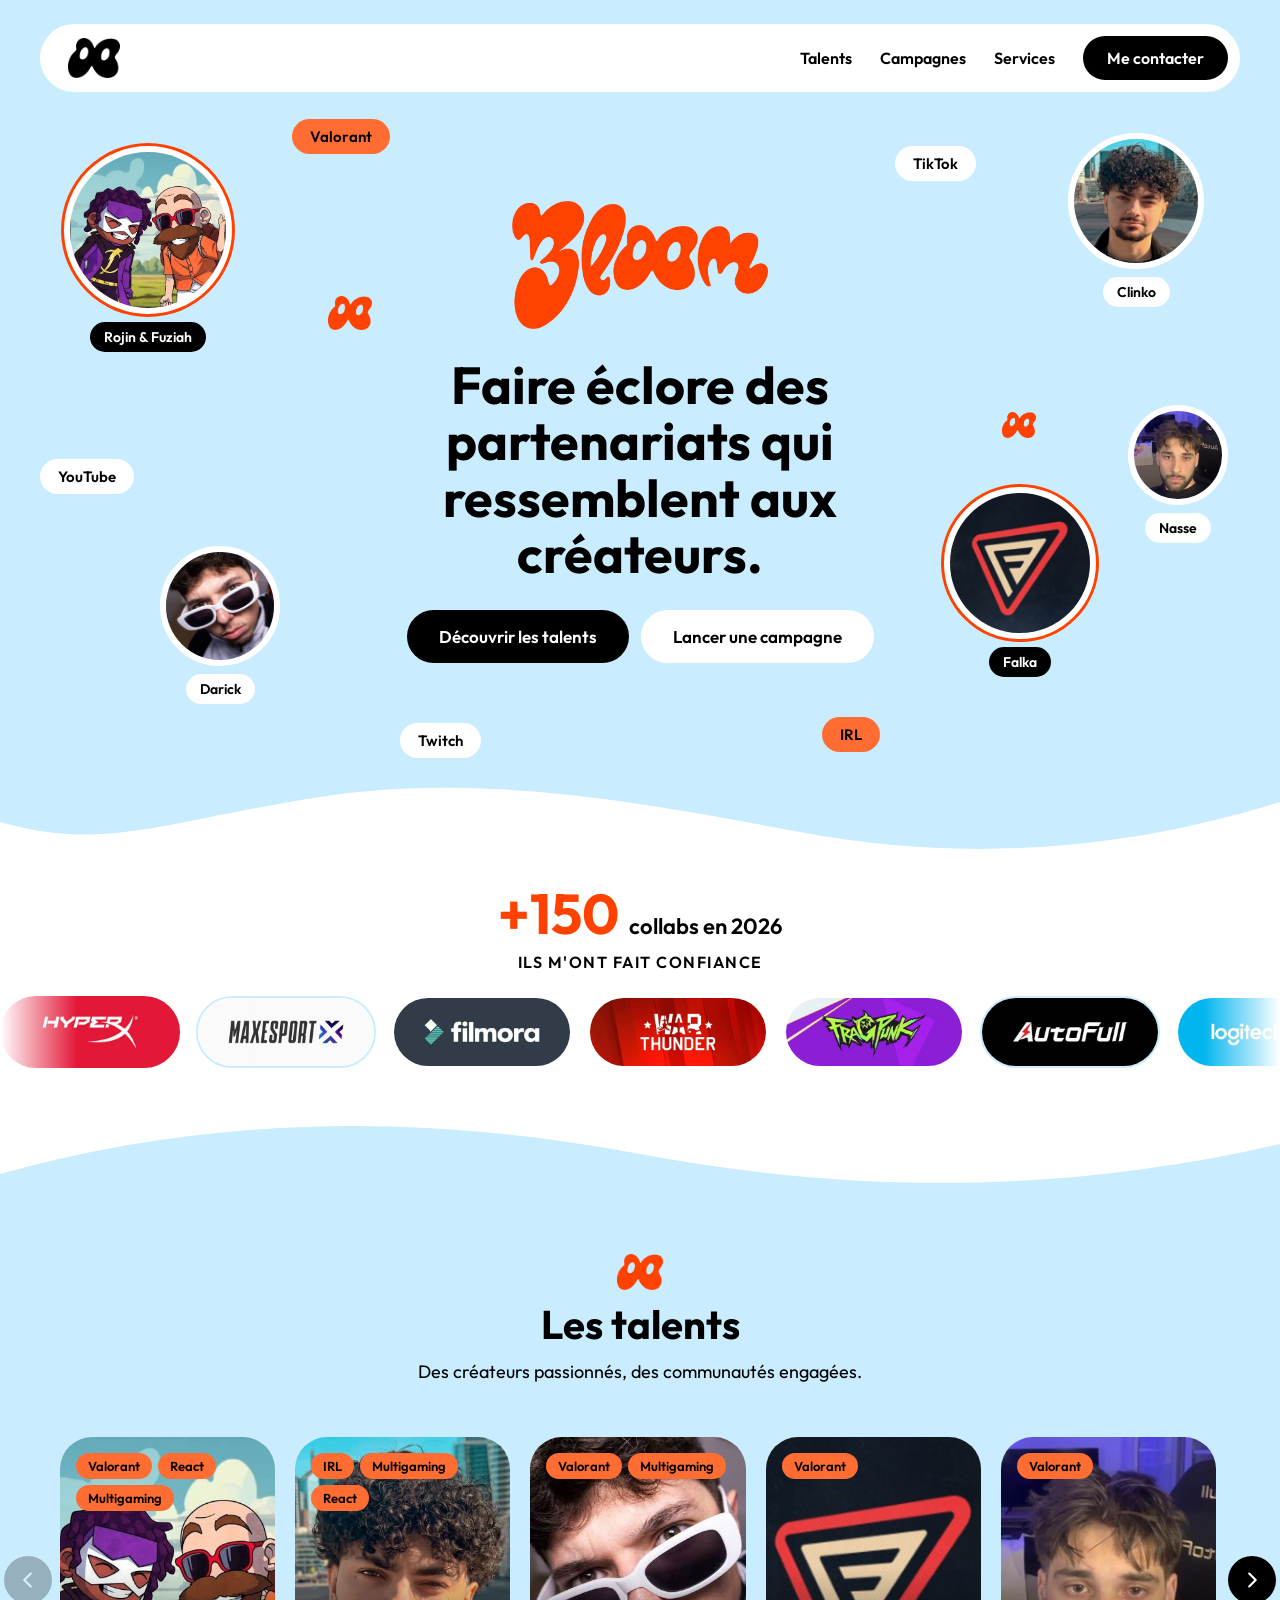
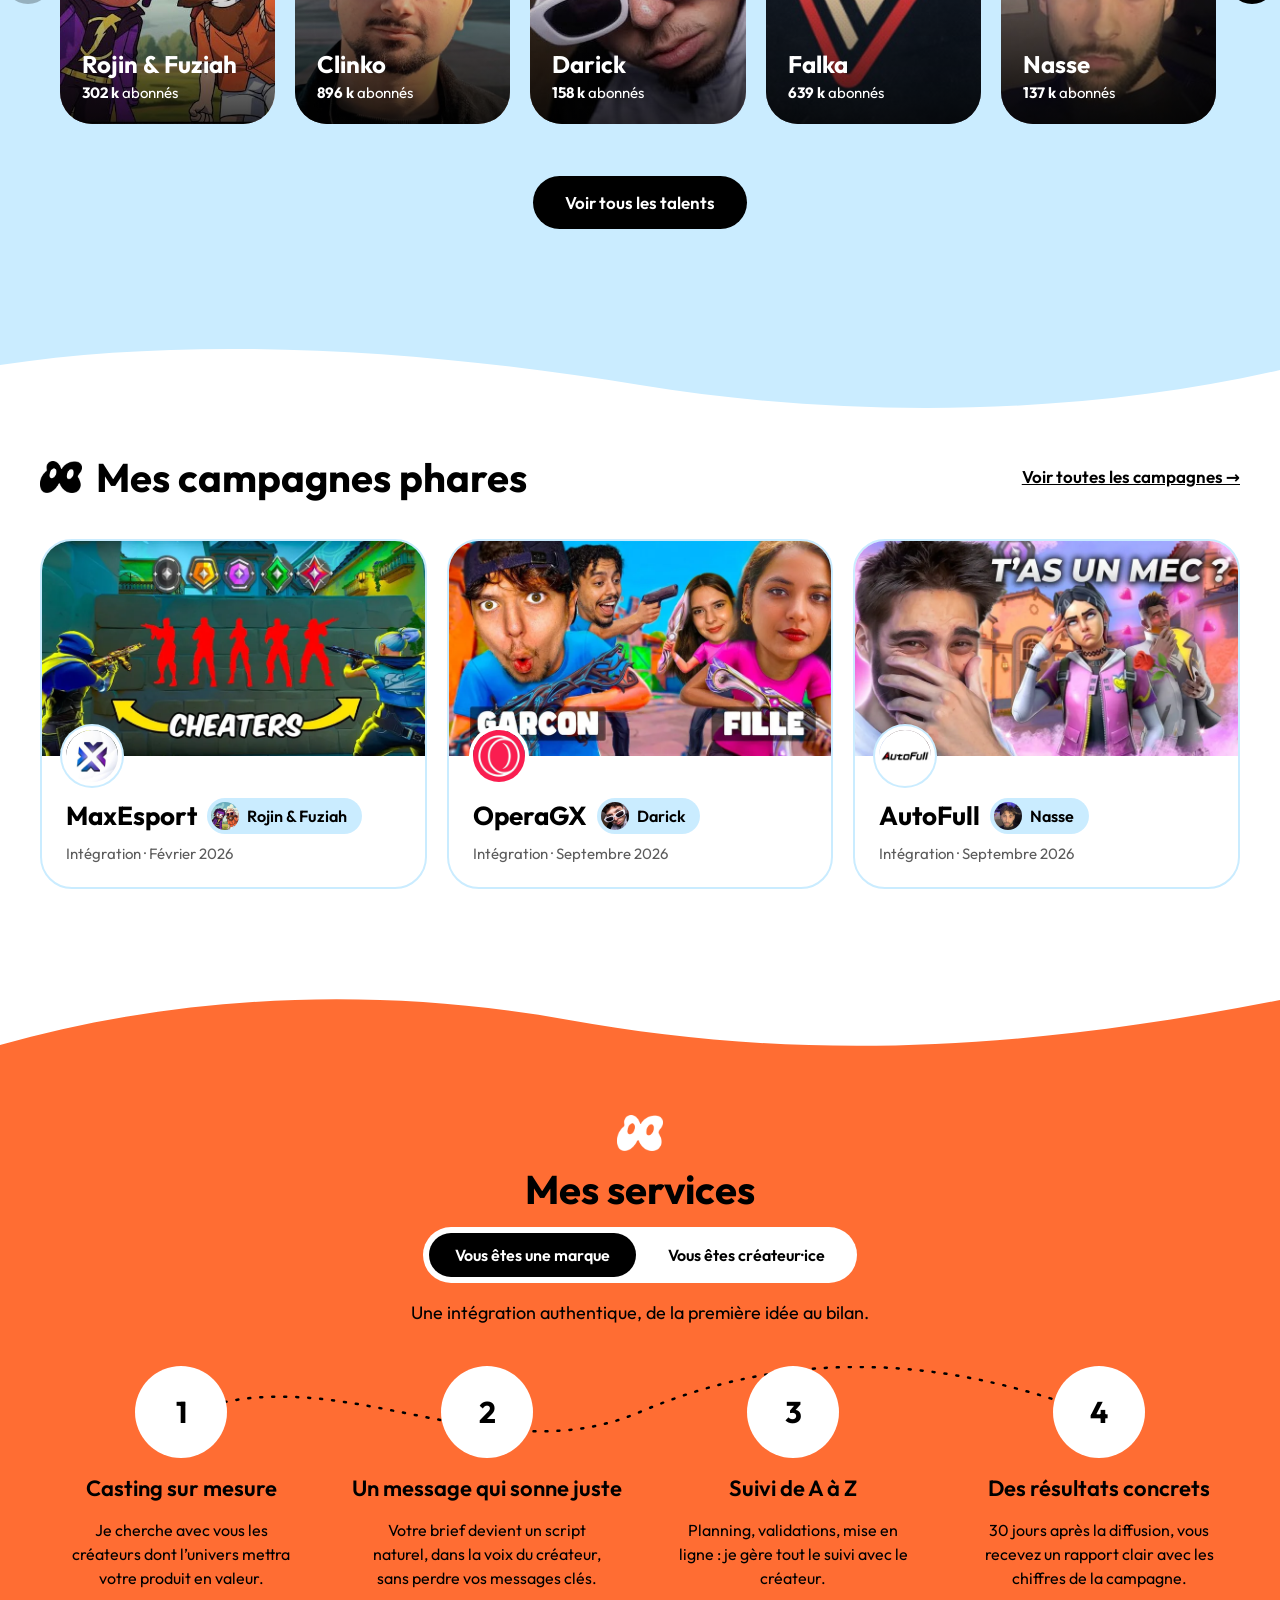
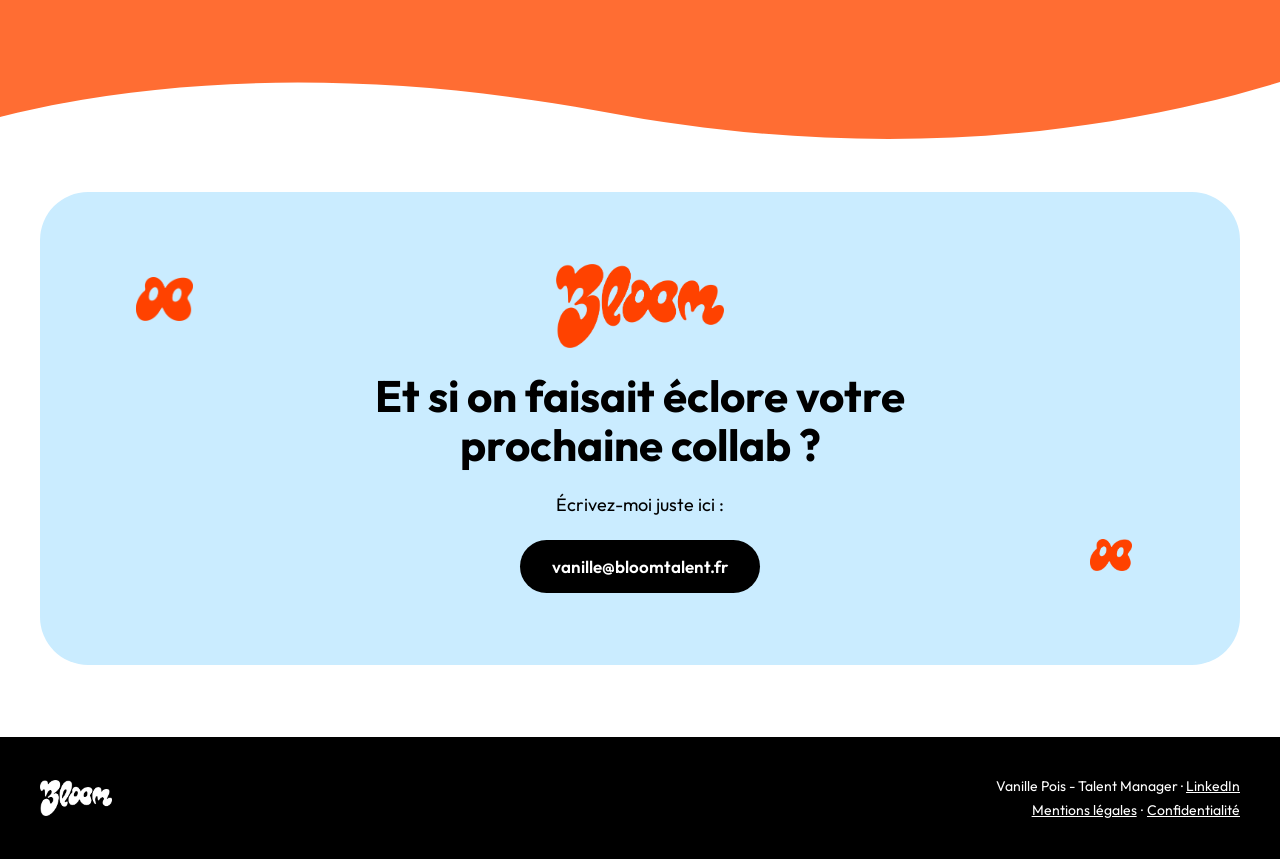
<file: index.html>
<!doctype html>
<html lang="fr">
<head>
  <meta charset="utf-8">
  <meta name="viewport" content="width=device-width, initial-scale=1">
  <title>Bloom - Talent management gaming &amp; divertissement</title>
  <meta name="description" content="Bloom, l'agence de Vanille Pois, talent manager indépendante : partenariats entre marques et créateurs gaming et divertissement francophones.">
  <meta property="og:type" content="website">
  <meta property="og:site_name" content="Bloom">
  <meta property="og:title" content="Bloom - Talent management">
  <meta property="og:description" content="Faire éclore des partenariats qui ressemblent aux créateurs.">
  <meta property="og:url" content="https://bloomtalent.fr/">
  <meta property="og:image" content="https://bloomtalent.fr/images/partage.jpg">
  <meta property="og:image:width" content="1200">
  <meta property="og:image:height" content="630">
  <meta property="og:locale" content="fr_FR">
  <meta name="twitter:card" content="summary_large_image">
  <script type="application/ld+json">
  {
    "@context": "https://schema.org",
    "@type": "Organization",
    "name": "Bloom",
    "url": "https://bloomtalent.fr/",
    "logo": "https://bloomtalent.fr/images/logos/bloom-orange.png",
    "email": "vanille@bloomtalent.fr",
    "description": "Talent management gaming et divertissement : partenariats entre marques et créateurs francophones.",
    "founder": {
      "@type": "Person",
      "name": "Vanille Pois",
      "jobTitle": "Talent Manager",
      "sameAs": ["https://www.linkedin.com/in/vanille-pois/"]
    },
    "sameAs": ["https://www.linkedin.com/in/vanille-pois/"]
  }
  </script>
  <link rel="icon" type="image/png" href="images/logos/favicon.png">
  <link rel="apple-touch-icon" href="images/logos/favicon.png">
  <link rel="stylesheet" href="css/style.css">
</head>
<body>

  <header class="hero">
    <div class="wrap">
      <nav class="nav" aria-label="Navigation principale">
        <a class="nav-logo" href="index.html" aria-label="Accueil Bloom"><img src="images/logos/papillon-noir.png" alt="Bloom"></a>
        <button class="nav-burger" type="button" aria-label="Ouvrir le menu" aria-expanded="false">
          <svg width="22" height="22" viewBox="0 0 24 24" fill="none" stroke="currentColor" stroke-width="2.2" stroke-linecap="round" aria-hidden="true"><path d="M4 7h16M4 12h16M4 17h16"/></svg>
        </button>
        <div class="nav-liens">
          <a href="talents.html">Talents</a>
          <a href="campagnes.html">Campagnes</a>
          <a href="#services">Services</a>
          <a class="btn btn-noir" href="#contact">Me contacter</a>
        </div>
      </nav>

      <div class="hero-scene">
        <div id="hero-bulles"></div>

        <span class="sticker orange deco flotte-3" style="left:21%;top:4%">Valorant</span>
        <span class="sticker deco flotte-1" style="left:0;top:54%">YouTube</span>
        <span class="sticker deco flotte-2" style="right:22%;top:8%">TikTok</span>
        <span class="sticker orange deco flotte-3" style="right:30%;bottom:3%">IRL</span>
        <span class="sticker deco flotte-1" style="left:30%;bottom:2%">Twitch</span>
        <img class="papillon-deco deco flotte-2" src="images/logos/papillon-orange.png" alt="" aria-hidden="true" style="left:24%;top:30%;height:34px">
        <img class="papillon-deco deco flotte-3" src="images/logos/papillon-orange.png" alt="" aria-hidden="true" style="right:17%;top:47%;height:26px">

        <div class="hero-centre">
          <img class="logo-principal" src="images/logos/bloom-orange.png" alt="Bloom">
          <h1>Faire éclore des partenariats qui ressemblent aux créateurs.</h1>
          <div class="boutons">
            <a class="btn btn-noir" href="talents.html">Découvrir les talents</a>
            <a class="btn btn-blanc" href="#contact">Lancer une campagne</a>
          </div>
          <div class="hero-mobile" id="hero-mobile" aria-hidden="true"></div>
        </div>
      </div>
    </div>
  </header>
  <svg class="vague" viewBox="0 0 1440 90" preserveAspectRatio="none" aria-hidden="true"><path d="M0 0h1440v30c-180 50-360 60-540 30S540 0 360 25 120 80 0 50z" fill="#CAECFF"/></svg>

  <main>
    <section class="marques" aria-label="Marques partenaires">
      <p class="chiffre-cle"><strong>+150</strong> collabs en 2026</p>
      <p class="surtitre">Ils m'ont fait confiance</p>
      <div class="defile"><div class="defile-piste" id="defile-marques"></div></div>
    </section>

    <svg class="vague" viewBox="0 0 1440 90" preserveAspectRatio="none" aria-hidden="true"><path d="M0 50c240-60 480-60 720-20s480 40 720-10v70H0z" fill="#CAECFF"/></svg>
    <section id="talents" class="section section-bleue talents-accueil">
      <div class="titre-centre" style="padding:0 24px">
        <img src="images/logos/papillon-orange.png" alt="" aria-hidden="true">
        <h2>Les talents</h2>
        <p class="chapo">Des créateurs passionnés, des communautés engagées.</p>
      </div>
      <div class="carrousel">
        <button class="fleche fleche-g" type="button" aria-label="Talents précédents" data-dir="-1">
          <svg width="22" height="22" viewBox="0 0 24 24" fill="none" stroke="currentColor" stroke-width="2.4" stroke-linecap="round" stroke-linejoin="round" aria-hidden="true"><path d="M15 5l-7 7 7 7"/></svg>
        </button>
        <div class="carrousel-piste" id="carrousel-talents" tabindex="0" aria-label="Talents"></div>
        <button class="fleche fleche-d" type="button" aria-label="Talents suivants" data-dir="1">
          <svg width="22" height="22" viewBox="0 0 24 24" fill="none" stroke="currentColor" stroke-width="2.4" stroke-linecap="round" stroke-linejoin="round" aria-hidden="true"><path d="M9 5l7 7-7 7"/></svg>
        </button>
      </div>
      <div class="centre"><a class="btn btn-noir" href="talents.html">Voir tous les talents</a></div>
    </section>
    <svg class="vague" viewBox="0 0 1440 90" preserveAspectRatio="none" aria-hidden="true"><path d="M0 0h1440v45c-220 45-480 50-720 15S220 10 0 40z" fill="#CAECFF"/></svg>

    <section id="campagnes" class="section">
      <div class="wrap pile-40">
        <div class="entete-campagnes">
          <div class="titre-section">
            <img src="images/logos/papillon-noir.png" alt="" aria-hidden="true">
            <h2>Mes campagnes phares</h2>
          </div>
          <a class="lien-fort" href="campagnes.html">Voir toutes les campagnes →</a>
        </div>
        <div class="grille-campagnes" id="campagnes-recentes"></div>
      </div>
    </section>

    <svg class="vague" viewBox="0 0 1440 90" preserveAspectRatio="none" aria-hidden="true"><path d="M0 60c200-50 420-60 640-25s460 40 800-20v75H0z" fill="#FF6D33"/></svg>
    <section id="services" class="section section-orange" style="padding-bottom:72px">
      <div class="wrap pile-40">
        <div class="titre-centre" style="gap:16px">
          <img src="images/logos/papillon-blanc.png" alt="" aria-hidden="true">
          <h2>Mes services</h2>
          <div class="onglets" role="tablist" aria-label="Choisir un public">
            <button class="onglet" type="button" role="tab" data-cle="marques" aria-selected="true" aria-controls="etapes">Vous êtes une marque</button>
            <button class="onglet" type="button" role="tab" data-cle="createurs" aria-selected="false" aria-controls="etapes">Vous êtes créateur·ice</button>
          </div>
          <p class="chapo" id="services-intro"></p>
        </div>
        <div class="etapes-zone">
          <svg class="etapes-ligne" viewBox="0 0 1200 120" preserveAspectRatio="none" aria-hidden="true"><path d="M150 46C300 -10 450 110 600 46S900 -10 1050 46" fill="none" stroke="#000" stroke-width="2.5" stroke-dasharray="2 10" stroke-linecap="round"/></svg>
          <div class="etapes" id="etapes" role="tabpanel"></div>
        </div>
      </div>
    </section>
    <svg class="vague" viewBox="0 0 1440 90" preserveAspectRatio="none" aria-hidden="true"><path d="M0 0h1440v20c-260 70-520 70-760 30S200 10 0 55z" fill="#FF6D33"/></svg>

    <section id="contact" class="contact">
      <div class="wrap contact-bloc section-bleue">
        <img class="papillon-deco deco flotte-1" src="images/logos/papillon-orange.png" alt="" aria-hidden="true" style="left:8%;top:18%;height:44px">
        <img class="papillon-deco deco flotte-3" src="images/logos/papillon-orange.png" alt="" aria-hidden="true" style="right:9%;bottom:20%;height:32px">
        <img class="logo-principal" src="images/logos/bloom-orange.png" alt="Bloom">
        <h2>Et si on faisait éclore votre prochaine collab ?</h2>
        <p>Écrivez-moi juste ici :</p>
        <a class="btn btn-noir" href="mailto:vanille@bloomtalent.fr">vanille@bloomtalent.fr</a>
      </div>
    </section>
  </main>

  <footer class="pied">
    <div class="wrap">
      <img src="images/logos/bloom-blanc.png" alt="Bloom">
      <div class="pied-droite">
        <p>Vanille Pois - Talent Manager · <a href="https://www.linkedin.com/in/vanille-pois/" target="_blank" rel="noopener">LinkedIn</a></p>
        <p class="pied-liens"><a href="mentions-legales.html">Mentions légales</a><a href="confidentialite.html">Confidentialité</a></p>
      </div>
    </div>
  </footer>

  <script src="js/data.js"></script>
  <script src="js/main.js"></script>
</body>
</html>
</file>
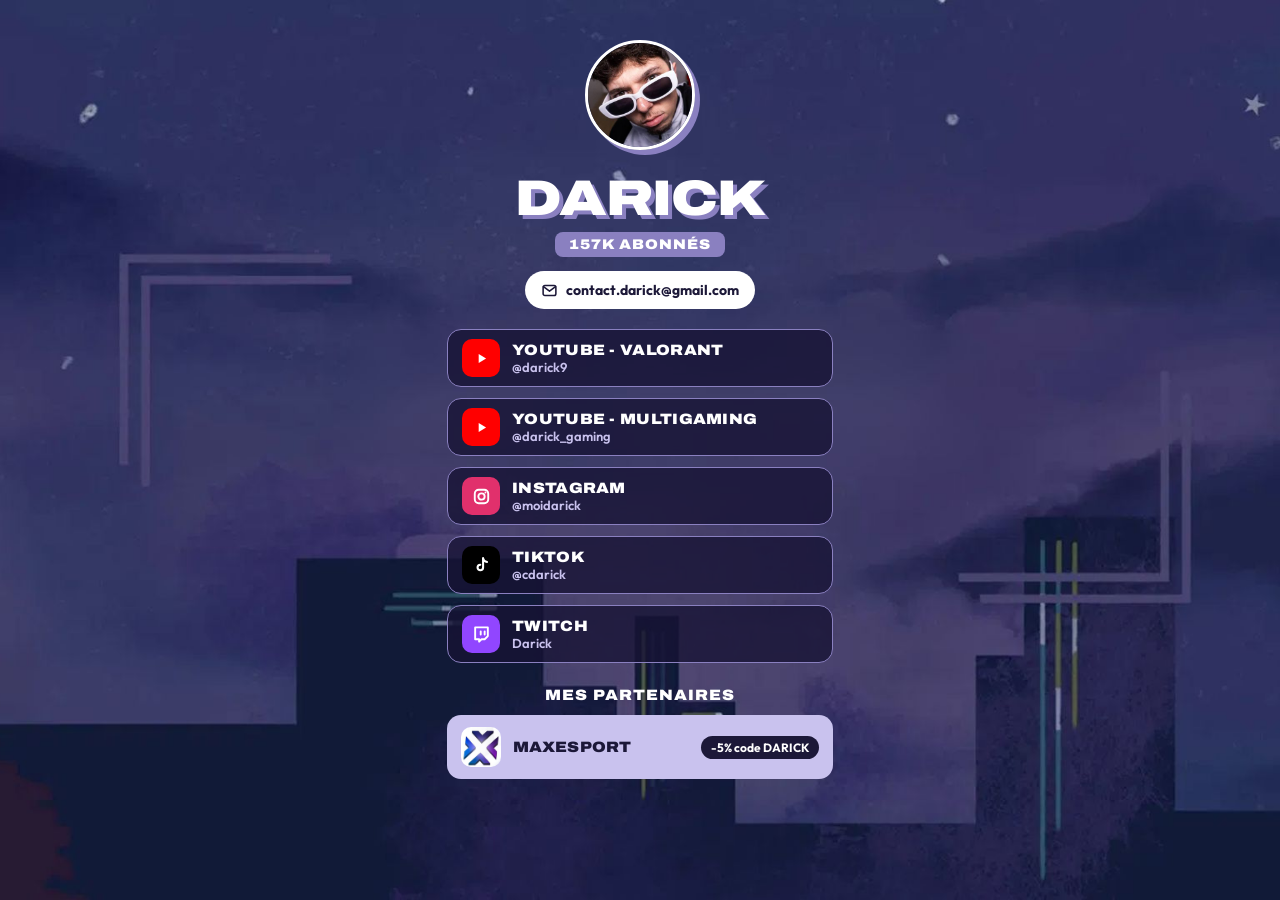
<file: darick/index.html>
<!doctype html>
<html lang="fr">
<head>
  <meta charset="utf-8">
  <meta name="viewport" content="width=device-width, initial-scale=1">
  <title>Darick - Tous mes liens</title>
  <meta name="description" content="Les chaînes YouTube, l'Instagram, le TikTok, le Twitch et les partenaires de Darick.">
  <meta property="og:type" content="website">
  <meta property="og:title" content="Darick - Tous mes liens">
  <meta property="og:description" content="YouTube Valorant, YouTube Multigaming, Instagram, TikTok et Twitch.">
  <meta property="og:url" content="https://bloomtalent.fr/darick/">
  <meta property="og:image" content="https://bloomtalent.fr/darick/img/partage.jpg">
  <meta property="og:image:width" content="1200">
  <meta property="og:image:height" content="675">
  <meta property="og:locale" content="fr_FR">
  <meta name="twitter:card" content="summary_large_image">
  <meta name="theme-color" content="#2A2452">
  <link rel="icon" type="image/png" href="img/favicon.png">
  <link rel="apple-touch-icon" href="img/apple-touch-icon.png">
  <link rel="preload" href="/fonts/archivo-latin-wdth-normal.woff2" as="font" type="font/woff2" crossorigin>
  <style>
    @font-face{font-family:"Archivo";src:url(/fonts/archivo-latin-wdth-normal.woff2) format("woff2");font-weight:100 900;font-stretch:62% 125%;font-display:swap}
    @font-face{font-family:"Outfit";src:url(/fonts/outfit-latin-600-normal.woff2) format("woff2");font-weight:500 600;font-display:swap}
    @font-face{font-family:"Outfit";src:url(/fonts/outfit-latin-700-normal.woff2) format("woff2");font-weight:700;font-display:swap}

    :root{--navy:#1C1838;--lav:#8A80C0;--lav2:#C9C2EE}
    *{box-sizing:border-box}
    html{min-height:100%;background:#2A2452 url(img/fond-mobile.jpg) center top/cover no-repeat}
    @media (min-width:700px){html{background-image:url(img/fond.jpg);background-attachment:fixed}}
    body{margin:0;min-height:100vh;font-family:"Outfit",system-ui,sans-serif;color:#fff;-webkit-font-smoothing:antialiased}
    a{color:#fff;text-decoration:none}
    .w{font-family:"Archivo",sans-serif;font-weight:900;font-stretch:112%}

    main{max-width:430px;margin:0 auto;padding:40px 22px 36px;display:flex;flex-direction:column;align-items:center;gap:14px}
    .avatar{width:110px;height:110px;border-radius:50%;object-fit:cover;border:3px solid #fff;box-shadow:5px 5px 0 var(--lav)}
    h1{margin:10px 0 0;font-family:"Archivo",sans-serif;font-weight:900;font-stretch:125%;font-size:50px;line-height:1;letter-spacing:-1px;text-shadow:4px 4px 0 var(--lav)}
    .abos{margin:-6px 0 0;padding:5px 14px;border-radius:8px;background:var(--lav);font-size:14px;letter-spacing:1px}

    .mail{display:flex;align-items:center;gap:8px;padding:10px 16px;border-radius:999px;background:#fff;color:var(--navy);font-weight:700;font-size:14px;transition:transform .12s}
    .mail:hover{color:var(--navy);transform:translateY(-2px)}

    .list{width:100%;display:flex;flex-direction:column;gap:11px;margin:6px 0 0;padding:0;list-style:none}
    .btn{display:flex;align-items:center;gap:12px;min-height:58px;padding:8px 14px;border-radius:14px;background:rgba(22,19,52,.78);border:1.5px solid var(--lav);transition:transform .12s,background .12s}
    .btn:hover{transform:translateY(-2px);background:rgba(22,19,52,.9)}
    .btn:focus-visible,.mail:focus-visible{outline:3px solid var(--lav2);outline-offset:3px}
    .chip{width:38px;height:38px;flex-shrink:0;border-radius:10px;display:flex;align-items:center;justify-content:center;overflow:hidden}
    .txt{display:flex;flex-direction:column;flex-grow:1;min-width:0}
    .t{font-size:15px;letter-spacing:.3px;line-height:1.2}
    .s{font-size:13px;font-weight:600;color:var(--lav2)}

    h2{margin:10px 0 -2px;font-size:15px;letter-spacing:1px}
    .sponso{width:100%;display:flex;align-items:center;gap:12px;min-height:64px;padding:8px 14px;border-radius:14px;background:var(--lav2);color:var(--navy);transition:transform .12s}
    .sponso:hover{color:var(--navy);transform:translateY(-2px)}
    .sponso img{width:40px;height:40px;flex-shrink:0;border-radius:10px;object-fit:cover;background:#fff}
    .sponso .row{display:flex;flex-wrap:wrap;align-items:center;justify-content:space-between;column-gap:10px;row-gap:4px;flex-grow:1;min-width:0}
    .code{font-size:12px;font-weight:700;padding:4px 10px;border-radius:999px;background:var(--navy);color:#fff;white-space:nowrap}
    @media (prefers-reduced-motion:reduce){.btn,.mail,.sponso{transition:none}}
  </style>
</head>
<body>
<main>
  <img class="avatar" src="img/avatar.jpg" width="110" height="110" alt="Photo de Darick">
  <h1>DARICK</h1>
  <p class="abos w" aria-live="polite"><span id="total">158K</span> ABONNÉS</p>

  <a class="mail" href="mailto:contact.darick@gmail.com">
    <svg aria-hidden="true" width="17" height="17" viewBox="0 0 24 24" fill="none" stroke="#1C1838" stroke-width="2.2" stroke-linecap="round" stroke-linejoin="round"><rect x="3" y="5" width="18" height="14" rx="2.5"/><path d="M3.5 6.5L12 13l8.5-6.5"/></svg>
    contact.darick@gmail.com
  </a>

  <ul class="list">
    <li><a class="btn" href="https://www.youtube.com/@darick9" target="_blank" rel="noopener">
      <span class="chip" style="background:#FF0000"><svg aria-hidden="true" width="17" height="17" viewBox="0 0 24 24" fill="#fff"><path d="M8 5.5v13l10.5-6.5z"/></svg></span>
      <span class="txt"><span class="t w">YOUTUBE - VALORANT</span><span class="s">@darick9</span></span>
    </a></li>
    <li><a class="btn" href="https://www.youtube.com/@darick_gaming" target="_blank" rel="noopener">
      <span class="chip" style="background:#FF0000"><svg aria-hidden="true" width="17" height="17" viewBox="0 0 24 24" fill="#fff"><path d="M8 5.5v13l10.5-6.5z"/></svg></span>
      <span class="txt"><span class="t w">YOUTUBE - MULTIGAMING</span><span class="s">@darick_gaming</span></span>
    </a></li>
    <li><a class="btn" href="https://www.instagram.com/moidarick/" target="_blank" rel="noopener">
      <span class="chip" style="background:#E1306C"><svg aria-hidden="true" width="19" height="19" viewBox="0 0 24 24" fill="none" stroke="#fff" stroke-width="2.4" stroke-linecap="round" stroke-linejoin="round"><rect x="3.5" y="3.5" width="17" height="17" rx="5"/><circle cx="12" cy="12" r="4"/><path d="M17 7h.01"/></svg></span>
      <span class="txt"><span class="t w">INSTAGRAM</span><span class="s">@moidarick</span></span>
    </a></li>
    <li><a class="btn" href="https://www.tiktok.com/@cdarick" target="_blank" rel="noopener">
      <span class="chip" style="background:#000"><svg aria-hidden="true" width="19" height="19" viewBox="0 0 24 24" fill="none" stroke="#fff" stroke-width="2.6" stroke-linecap="round" stroke-linejoin="round"><path d="M14 3v11.5a3.5 3.5 0 1 1-3.5-3.5"/><path d="M14 3c.5 2.6 2.4 4.4 5 4.6"/></svg></span>
      <span class="txt"><span class="t w">TIKTOK</span><span class="s">@cdarick</span></span>
    </a></li>
    <li><a class="btn" href="https://www.twitch.tv/darick" target="_blank" rel="noopener">
      <span class="chip" style="background:#9146FF"><svg aria-hidden="true" width="19" height="19" viewBox="0 0 24 24" fill="none" stroke="#fff" stroke-width="2.4" stroke-linecap="round" stroke-linejoin="round"><path d="M4 3h16v11l-4 4h-4l-3 3v-3H4z"/><path d="M11 8v4M16 8v4"/></svg></span>
      <span class="txt"><span class="t w">TWITCH</span><span class="s">Darick</span></span>
    </a></li>
  </ul>

  <h2 class="w">MES PARTENAIRES</h2>

  <a class="sponso" href="https://maxesport.gg/darick" target="_blank" rel="noopener sponsored">
    <img src="img/maxesport.png" width="96" height="96" alt="">
    <span class="row"><span class="t w">MAXESPORT</span><span class="code">-5% code DARICK</span></span>
  </a>
</main>
<script src="/js/data.js"></script>
<script>
  /* Abonnés cumulés : repris des chiffres du site Bloom (mis à jour automatiquement le 1er de chaque mois) */
  (function () {
    try {
      var t = (window.BLOOM && window.BLOOM.talents || []).filter(function (x) { return x.nom === "Darick"; })[0];
      if (!t) return;
      var total = t.plateformes.reduce(function (s, p) { return s + (Number(p.abonnes) || 0); }, 0);
      if (!total) return;
      var el = document.getElementById("total");
      var fmt = function (n) { return n >= 1e6 ? (Math.round(n / 1e5) / 10).toString().replace(".", ",") + "M" : Math.round(n / 1000) + "K"; };
      if (window.matchMedia("(prefers-reduced-motion: reduce)").matches) { el.textContent = fmt(total); return; }
      var debut = null, duree = 1200;
      requestAnimationFrame(function pas(ts) {
        if (!debut) debut = ts;
        var k = Math.min(1, (ts - debut) / duree), e = 1 - Math.pow(1 - k, 3);
        el.textContent = fmt(total * e);
        if (k < 1) requestAnimationFrame(pas);
      });
    } catch (e) { /* le chiffre écrit dans la page reste affiché */ }
  })();
</script>
</body>
</html>
</file>
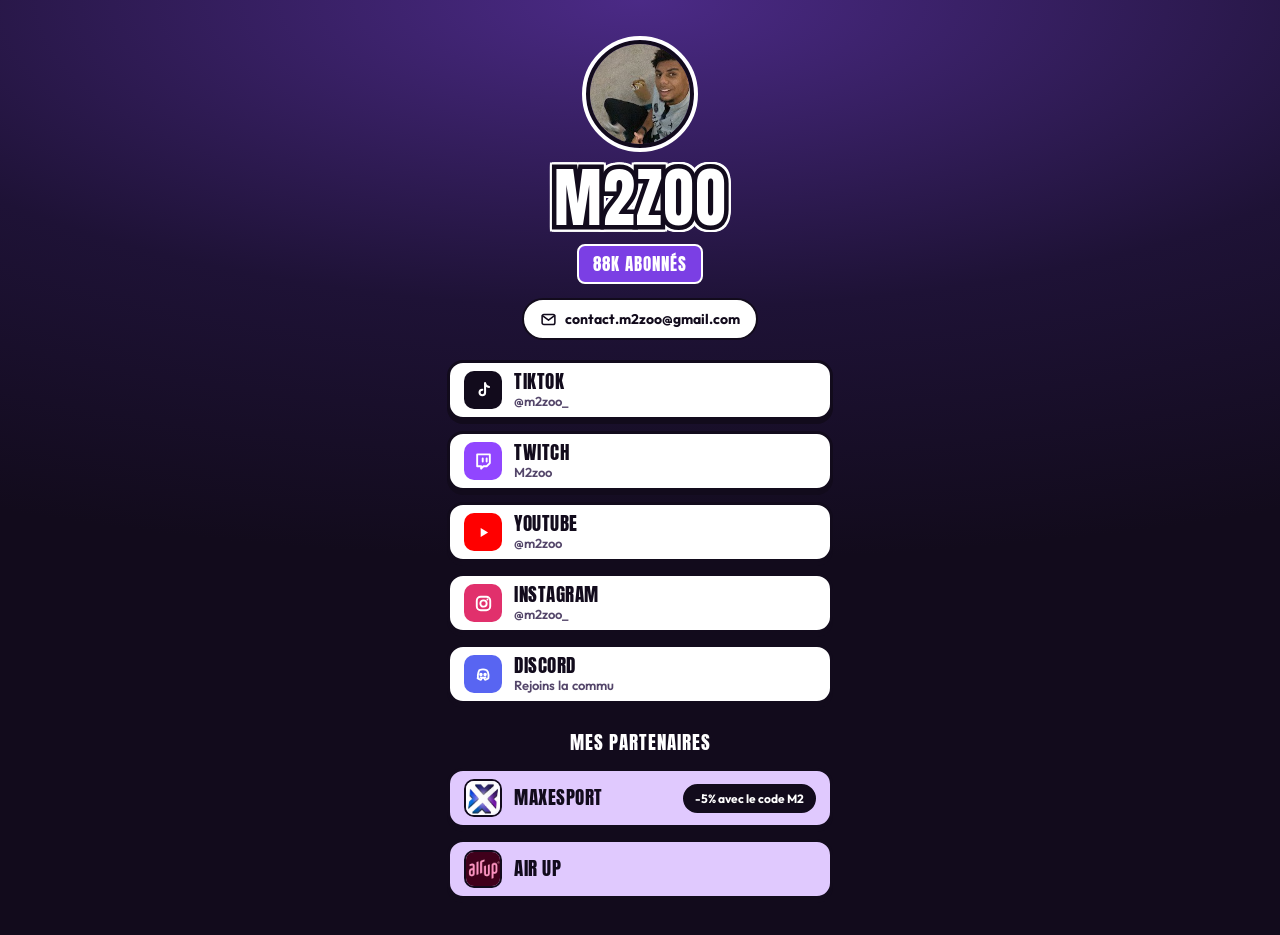
<file: m2zoo/index.html>
<!doctype html>
<html lang="fr">
<head>
  <meta charset="utf-8">
  <meta name="viewport" content="width=device-width, initial-scale=1">
  <title>M2zoo - Tous mes liens</title>
  <meta name="description" content="Le TikTok, le Twitch, la chaîne YouTube, l'Instagram et les partenaires de M2zoo.">
  <meta property="og:type" content="website">
  <meta property="og:title" content="M2zoo - Tous mes liens">
  <meta property="og:description" content="TikTok, Twitch, YouTube, Instagram et partenaires.">
  <meta property="og:url" content="https://bloomtalent.fr/m2zoo/">
  <meta property="og:image" content="https://bloomtalent.fr/m2zoo/img/avatar.jpg">
  <meta property="og:locale" content="fr_FR">
  <meta name="theme-color" content="#1E1236">
  <link rel="icon" type="image/png" href="img/favicon.png">
  <link rel="apple-touch-icon" href="img/apple-touch-icon.png">
  <link rel="preload" href="/fonts/anton-latin-400-normal.woff2" as="font" type="font/woff2" crossorigin>
  <style>
    @font-face{font-family:"Anton";src:url(/fonts/anton-latin-400-normal.woff2) format("woff2");font-weight:400;font-display:swap}
    @font-face{font-family:"Outfit";src:url(/fonts/outfit-latin-600-normal.woff2) format("woff2");font-weight:600;font-display:swap}
    @font-face{font-family:"Outfit";src:url(/fonts/outfit-latin-700-normal.woff2) format("woff2");font-weight:700 800;font-display:swap}

    :root{--ink:#120B1C;--accent:#7B3FE4;--muted:#54466A}
    *{box-sizing:border-box}
    html{min-height:100%;background:#120B1C}
    body{margin:0;min-height:100vh;font-family:"Outfit",system-ui,sans-serif;color:var(--ink);background:radial-gradient(120% 60% at 50% 0%,#4B2A86 0%,#1E1236 55%,#120B1C 100%) no-repeat #120B1C;-webkit-font-smoothing:antialiased}
    a{color:var(--ink);text-decoration:none}

    main{max-width:430px;margin:0 auto;padding:40px 22px 36px;display:flex;flex-direction:column;align-items:center;gap:14px}
    .avatar{width:108px;height:108px;border-radius:50%;object-fit:cover;border:4px solid var(--ink);outline:4px solid #fff;background:#fff}
    h1{margin:4px 0 0;font-family:"Anton",sans-serif;font-weight:400;font-size:64px;line-height:1;letter-spacing:1px;color:#fff;-webkit-text-stroke:9px var(--ink);paint-order:stroke fill;filter:drop-shadow(2px 0 0 #fff) drop-shadow(-2px 0 0 #fff) drop-shadow(0 2px 0 #fff) drop-shadow(0 -2px 0 #fff)}
    .abos{margin:0;padding:5px 14px;border-radius:8px;background:var(--accent);color:#fff;border:2px solid #fff;font-family:"Anton",sans-serif;font-size:17px;letter-spacing:1px}

    .mail{display:flex;align-items:center;gap:8px;padding:10px 16px;border-radius:999px;background:#fff;color:var(--ink);border:2px solid var(--ink);font-weight:700;font-size:14px;transition:transform .12s}
    .mail:hover{color:var(--ink);transform:translateY(-2px)}

    .list{width:100%;display:flex;flex-direction:column;gap:11px;margin:6px 0 0;padding:0;list-style:none}
    .btn{display:flex;align-items:center;gap:12px;min-height:58px;padding:8px 14px;border-radius:16px;background:#fff;border:3px solid var(--ink);box-shadow:0 4px 0 var(--ink);transition:transform .12s,box-shadow .12s}
    .btn:hover{transform:translateY(-2px);box-shadow:0 6px 0 var(--ink)}
    .btn:active{transform:translateY(3px);box-shadow:0 1px 0 var(--ink)}
    .btn:focus-visible,.mail:focus-visible{outline:3px solid #E0C9FE;outline-offset:3px}
    .chip{width:38px;height:38px;flex-shrink:0;border-radius:10px;display:flex;align-items:center;justify-content:center;overflow:hidden}
    .chip img{width:100%;height:100%;object-fit:cover;display:block}
    .txt{display:flex;flex-direction:column;flex-grow:1;min-width:0}
    .t{font-family:"Anton",sans-serif;font-size:19px;letter-spacing:.5px;line-height:1.15}
    .s{font-size:13px;font-weight:600;color:var(--muted)}

    h2{margin:10px 0 -2px;font-family:"Anton",sans-serif;font-weight:400;font-size:19px;letter-spacing:1px;color:#fff}
    .sponso{background:#E0C9FE;color:var(--ink);justify-content:space-between}
    .sponso:hover{color:var(--ink)}
    .sponso .left{display:flex;align-items:center;gap:12px;min-width:0}
    .sponso .chip{border:2px solid var(--ink);background:#fff}
    .code{flex-shrink:0;font-size:12px;font-weight:800;padding:5px 10px;border-radius:999px;background:var(--ink);color:#fff;border:2px solid var(--ink)}
    @media (max-width:360px){.sponso{flex-wrap:wrap}.code{margin-left:50px}}
    @media (prefers-reduced-motion:reduce){.btn,.mail{transition:none}}
  </style>
</head>
<body>
<main>
  <img class="avatar" src="img/avatar.jpg" width="108" height="108" alt="Photo de M2zoo">
  <h1>M2ZOO</h1>
  <p class="abos" aria-live="polite"><span id="total">88K</span> ABONNÉS</p>

  <a class="mail" href="mailto:contact.m2zoo@gmail.com">
    <svg aria-hidden="true" width="17" height="17" viewBox="0 0 24 24" fill="none" stroke="#120B1C" stroke-width="2.2" stroke-linecap="round" stroke-linejoin="round"><rect x="3" y="5" width="18" height="14" rx="2.5"/><path d="M3.5 6.5L12 13l8.5-6.5"/></svg>
    contact.m2zoo@gmail.com
  </a>

  <ul class="list">
    <li><a class="btn" href="https://www.tiktok.com/@m2zoo_" target="_blank" rel="noopener">
      <span class="chip" style="background:#120B1C"><svg aria-hidden="true" width="19" height="19" viewBox="0 0 24 24" fill="none" stroke="#fff" stroke-width="2.6" stroke-linecap="round" stroke-linejoin="round"><path d="M14 3v11.5a3.5 3.5 0 1 1-3.5-3.5"/><path d="M14 3c.5 2.6 2.4 4.4 5 4.6"/></svg></span>
      <span class="txt"><span class="t">TIKTOK</span><span class="s">@m2zoo_</span></span>
    </a></li>
    <li><a class="btn" href="https://www.twitch.tv/m2zoo" target="_blank" rel="noopener">
      <span class="chip" style="background:#9146FF"><svg aria-hidden="true" width="19" height="19" viewBox="0 0 24 24" fill="none" stroke="#fff" stroke-width="2.4" stroke-linecap="round" stroke-linejoin="round"><path d="M4 3h16v11l-4 4h-4l-3 3v-3H4z"/><path d="M11 8v4M16 8v4"/></svg></span>
      <span class="txt"><span class="t">TWITCH</span><span class="s">M2zoo</span></span>
    </a></li>
    <li><a class="btn" href="https://www.youtube.com/@m2zoo" target="_blank" rel="noopener">
      <span class="chip" style="background:#FF0000"><svg aria-hidden="true" width="17" height="17" viewBox="0 0 24 24" fill="#fff"><path d="M8 5.5v13l10.5-6.5z"/></svg></span>
      <span class="txt"><span class="t">YOUTUBE</span><span class="s">@m2zoo</span></span>
    </a></li>
    <li><a class="btn" href="https://www.instagram.com/m2zoo_/" target="_blank" rel="noopener">
      <span class="chip" style="background:#E1306C"><svg aria-hidden="true" width="19" height="19" viewBox="0 0 24 24" fill="none" stroke="#fff" stroke-width="2.4" stroke-linecap="round" stroke-linejoin="round"><rect x="3.5" y="3.5" width="17" height="17" rx="5"/><circle cx="12" cy="12" r="4"/><path d="M17 7h.01"/></svg></span>
      <span class="txt"><span class="t">INSTAGRAM</span><span class="s">@m2zoo_</span></span>
    </a></li>
    <li><a class="btn" href="https://discord.gg/bB5y9JAtMS" target="_blank" rel="noopener">
      <span class="chip" style="background:#5865F2"><svg aria-hidden="true" width="20" height="20" viewBox="0 0 24 24" fill="none" stroke="#fff" stroke-width="2.2" stroke-linecap="round" stroke-linejoin="round"><path d="M7.5 7.5c3-1.3 6-1.3 9 0l1.5 2.5c.8 2.3.9 4.6.5 7-1.3 1-2.7 1.6-4 2l-1-1.8M6 17c-.4-2.4-.3-4.7.5-7l1-2.5M10.5 17.2l-1 1.8c-1.3-.4-2.7-1-4-2"/><path d="M9 16c2 .7 4 .7 6 0"/><circle cx="9.5" cy="12.5" r="1"/><circle cx="14.5" cy="12.5" r="1"/></svg></span>
      <span class="txt"><span class="t">DISCORD</span><span class="s">Rejoins la commu</span></span>
    </a></li>
  </ul>

  <h2>MES PARTENAIRES</h2>

  <ul class="list" style="margin-top:0">
    <li><a class="btn sponso" href="https://maxesport.gg/m2" target="_blank" rel="noopener sponsored">
      <span class="left"><span class="chip"><img src="img/maxesport.png" width="96" height="96" alt=""></span><span class="t">MAXESPORT</span></span>
      <span class="code">-5% avec le code M2</span>
    </a></li>
    <li><a class="btn sponso" href="https://upf.ai/qaqvy7px" target="_blank" rel="noopener sponsored">
      <span class="left"><span class="chip"><img src="img/airup.png" width="96" height="96" alt=""></span><span class="t">AIR UP</span></span>
    </a></li>
  </ul>
</main>
<script src="/js/data.js"></script>
<script>
  /* Abonnés cumulés : repris des chiffres du site Bloom (mis à jour automatiquement le 1er de chaque mois) */
  (function () {
    try {
      var t = (window.BLOOM && window.BLOOM.talents || []).filter(function (x) { return x.nom === "M2zoo"; })[0];
      if (!t) return;
      var total = t.plateformes.reduce(function (s, p) { return s + (Number(p.abonnes) || 0); }, 0);
      if (!total) return;
      var el = document.getElementById("total");
      var fmt = function (n) { return n >= 1e6 ? (Math.round(n / 1e5) / 10).toString().replace(".", ",") + "M" : Math.round(n / 1000) + "K"; };
      if (window.matchMedia("(prefers-reduced-motion: reduce)").matches) { el.textContent = fmt(total); return; }
      var debut = null, duree = 1200;
      requestAnimationFrame(function pas(ts) {
        if (!debut) debut = ts;
        var k = Math.min(1, (ts - debut) / duree), e = 1 - Math.pow(1 - k, 3);
        el.textContent = fmt(total * e);
        if (k < 1) requestAnimationFrame(pas);
      });
    } catch (e) { /* le chiffre écrit dans la page reste affiché */ }
  })();
</script>
</body>
</html>
</file>
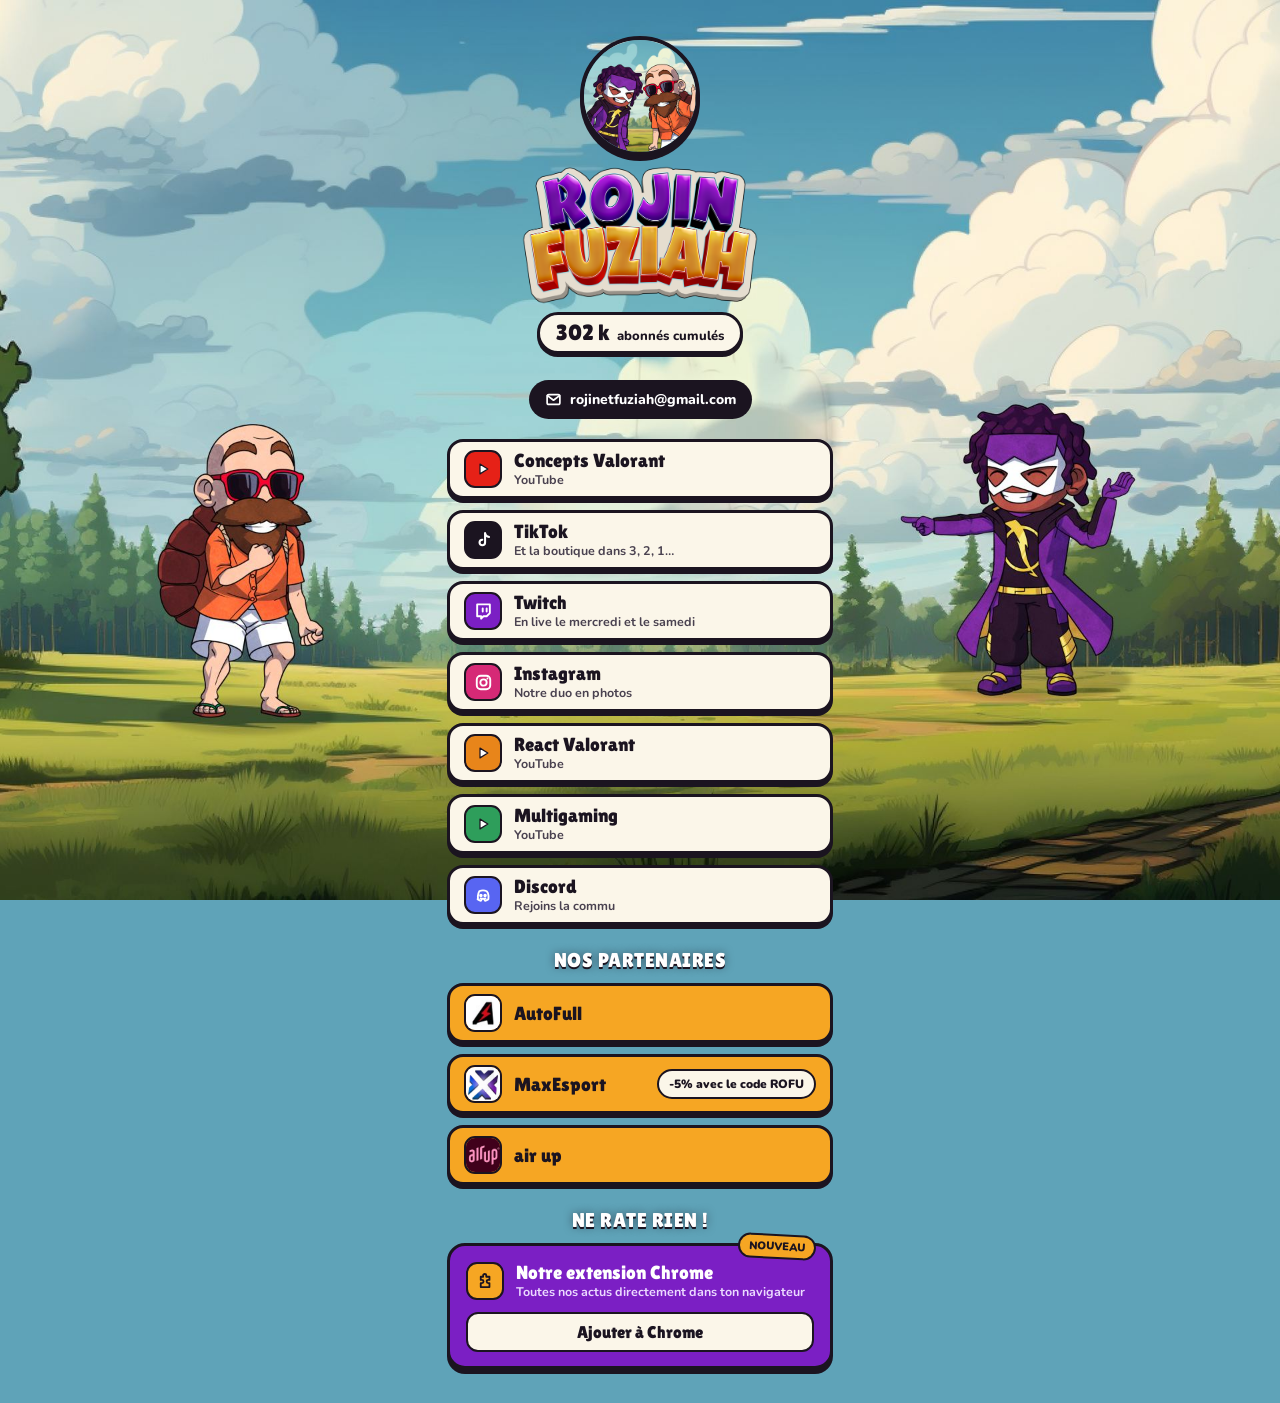
<file: rojin-fuziah/index.html>
<!doctype html>
<html lang="fr">
<head>
  <meta charset="utf-8">
  <meta name="viewport" content="width=device-width, initial-scale=1">
  <title>Rojin &amp; Fuziah - Tous nos liens</title>
  <meta name="description" content="Les chaînes YouTube, le TikTok, le Twitch et les partenaires de Rojin &amp; Fuziah.">
  <meta property="og:type" content="website">
  <meta property="og:title" content="Rojin &amp; Fuziah - Tous nos liens">
  <meta property="og:description" content="Concepts Valorant, React, multigaming et lives Twitch.">
  <meta property="og:url" content="https://bloomtalent.fr/rojin-fuziah/">
  <meta property="og:image" content="https://bloomtalent.fr/rojin-fuziah/img/partage.jpg">
  <meta property="og:image:width" content="1200">
  <meta property="og:image:height" content="675">
  <meta property="og:locale" content="fr_FR">
  <meta name="twitter:card" content="summary_large_image">
  <meta name="theme-color" content="#5FA3B8">
  <link rel="icon" type="image/png" href="img/favicon.png">
  <link rel="apple-touch-icon" href="img/apple-touch-icon.png">
  <link rel="preload" href="/fonts/lilita-one-latin-400-normal.woff2" as="font" type="font/woff2" crossorigin>
  <style>
    @font-face{font-family:"Lilita One";src:url(/fonts/lilita-one-latin-400-normal.woff2) format("woff2");font-weight:400;font-display:swap}
    @font-face{font-family:"Nunito";src:url(/fonts/nunito-latin-700-normal.woff2) format("woff2");font-weight:700;font-display:swap}
    @font-face{font-family:"Nunito";src:url(/fonts/nunito-latin-800-normal.woff2) format("woff2");font-weight:800;font-display:swap}
    @font-face{font-family:"Nunito";src:url(/fonts/nunito-latin-900-normal.woff2) format("woff2");font-weight:900;font-display:swap}

    :root{--ink:#1B1420;--cream:#FBF6E9;--orange:#F6A623;--muted:#4A4250}
    *{box-sizing:border-box}
    html{min-height:100%;background:#5FA3B8 url(img/fond-mobile.jpg) center bottom/cover no-repeat fixed}
    body{margin:0;min-height:100vh;font-family:"Nunito",system-ui,sans-serif;color:var(--ink);-webkit-font-smoothing:antialiased}
    @media (min-width:700px){html{background-image:url(img/fond.jpg)}}
    @media (max-width:699px){html{background-attachment:scroll}body{background:url(img/fond-mobile.jpg) center bottom/cover no-repeat}}
    a{color:var(--ink);text-decoration:none}

    main{max-width:430px;margin:0 auto;padding:36px 22px 34px;display:flex;flex-direction:column;align-items:center;gap:14px}
    .avatar{width:120px;height:120px;border-radius:50%;object-fit:cover;border:4px solid var(--ink);box-shadow:0 5px 0 var(--ink);background:#fff}
    .logo{width:236px;max-width:70%;height:auto;margin-top:-4px}
    h1{position:absolute;width:1px;height:1px;overflow:hidden;clip:rect(0 0 0 0);white-space:nowrap}

    .mail{display:flex;align-items:center;gap:8px;padding:10px 16px;border-radius:999px;background:var(--ink);color:#fff;font-weight:800;font-size:14px;margin-top:-4px;transition:transform .12s}
    .mail:hover{color:#fff;transform:translateY(-2px)}

    .list{width:100%;display:flex;flex-direction:column;gap:11px;margin:6px 0 0;padding:0;list-style:none}
    .btn{display:flex;align-items:center;gap:12px;min-height:58px;padding:8px 14px;border-radius:16px;border:3px solid var(--ink);box-shadow:0 4px 0 var(--ink);background:var(--cream);transition:transform .12s,box-shadow .12s}
    .btn:hover{transform:translateY(-2px);box-shadow:0 6px 0 var(--ink)}
    .btn:active{transform:translateY(3px);box-shadow:0 1px 0 var(--ink)}
    .btn:focus-visible,.mail:focus-visible{outline:3px solid #fff;outline-offset:3px}
    .chip{width:38px;height:38px;flex-shrink:0;border-radius:11px;border:2.5px solid var(--ink);display:flex;align-items:center;justify-content:center;overflow:hidden;background:#fff}
    .chip img{width:100%;height:100%;object-fit:cover;display:block}
    .txt{display:flex;flex-direction:column;flex-grow:1;min-width:0}
    .t{font-family:"Lilita One",sans-serif;font-size:19px;line-height:1.1}
    .s{font-size:12.5px;font-weight:700;color:var(--muted)}

    h2{margin:10px 0 -2px;font-family:"Lilita One",sans-serif;font-weight:400;font-size:20px;color:#fff;letter-spacing:.5px;text-shadow:0 2px 0 var(--ink),0 0 8px rgba(27,20,32,.5)}
    .sponso{background:var(--orange);justify-content:space-between}
    .sponso .left{display:flex;align-items:center;gap:12px;min-width:0}
    .code{flex-shrink:0;font-size:12px;font-weight:900;padding:5px 10px;border-radius:999px;background:var(--cream);border:2px solid var(--ink)}
    @media (max-width:360px){.sponso{flex-wrap:wrap}.code{margin-left:50px}}

    .abos{display:flex;align-items:baseline;gap:7px;padding:6px 16px;border-radius:999px;background:var(--cream);border:3px solid var(--ink);box-shadow:0 3px 0 var(--ink);margin-top:-6px}
    .abos strong{font-family:"Lilita One",sans-serif;font-weight:400;font-size:22px;line-height:1.1}
    .abos span{font-size:13px;font-weight:800}
    .ext{position:relative;width:100%;display:flex;flex-direction:column;gap:12px;padding:16px 16px 14px;border-radius:18px;background:#7B1FC4;color:#fff;border:3px solid var(--ink);box-shadow:0 5px 0 var(--ink);transition:transform .12s,box-shadow .12s}
    .ext:hover{color:#fff;transform:translateY(-2px);box-shadow:0 7px 0 var(--ink)}
    .ext:focus-visible{outline:3px solid #fff;outline-offset:3px}
    .ext .new{position:absolute;top:-12px;right:14px;font-size:11px;font-weight:900;padding:3px 9px;border-radius:999px;background:var(--orange);color:var(--ink);border:2px solid var(--ink);transform:rotate(3deg)}
    .ext .head{display:flex;align-items:center;gap:12px}
    .ext .chip{background:var(--orange);border:2.5px solid var(--ink)}
    .ext .s{color:#EBD9FF;font-weight:700}
    .ext .cta{text-align:center;font-family:"Lilita One",sans-serif;font-size:17px;padding:8px;border-radius:12px;background:var(--cream);color:var(--ink);border:2.5px solid var(--ink)}
    footer{margin-top:6px;font-size:12px;font-weight:800;color:#fff;text-shadow:0 1px 3px rgba(27,20,32,.7)}
    footer a{color:#fff;text-decoration:underline}
    @media (prefers-reduced-motion:reduce){.btn,.mail,.ext{transition:none}}
  </style>
</head>
<body>
<main>
  <h1>Rojin &amp; Fuziah</h1>
  <img class="avatar" src="img/avatar.jpg" width="120" height="120" alt="Avatars de Rojin et Fuziah">
  <img class="logo" src="img/logo.png" width="600" height="351" alt="Rojin &amp; Fuziah">

  <p class="abos" aria-live="polite"><strong id="total">302 k</strong><span>abonnés cumulés</span></p>

  <a class="mail" href="mailto:rojinetfuziah@gmail.com">
    <svg aria-hidden="true" width="17" height="17" viewBox="0 0 24 24" fill="none" stroke="#fff" stroke-width="2.4" stroke-linecap="round" stroke-linejoin="round"><rect x="3" y="5" width="18" height="14" rx="2.5"/><path d="M3.5 6.5L12 13l8.5-6.5"/></svg>
    rojinetfuziah@gmail.com
  </a>

  <ul class="list">
    <li><a class="btn" href="https://www.youtube.com/@RojinFuziahVLR" target="_blank" rel="noopener">
      <span class="chip" style="background:#E62117"><svg aria-hidden="true" width="18" height="18" viewBox="0 0 24 24" fill="#fff" stroke="#1B1420" stroke-width="1.6" stroke-linejoin="round"><path d="M8 5.5v13l10.5-6.5z"/></svg></span>
      <span class="txt"><span class="t">Concepts Valorant</span><span class="s">YouTube</span></span>
    </a></li>
    <li><a class="btn" href="https://www.tiktok.com/@rojin_x_fuziahvlr" target="_blank" rel="noopener">
      <span class="chip" style="background:#1B1420"><svg aria-hidden="true" width="19" height="19" viewBox="0 0 24 24" fill="none" stroke="#fff" stroke-width="2.6" stroke-linecap="round" stroke-linejoin="round"><path d="M14 3v11.5a3.5 3.5 0 1 1-3.5-3.5"/><path d="M14 3c.5 2.6 2.4 4.4 5 4.6"/></svg></span>
      <span class="txt"><span class="t">TikTok</span><span class="s">Et la boutique dans 3, 2, 1…</span></span>
    </a></li>
    <li><a class="btn" href="https://www.twitch.tv/rojinetfuziah" target="_blank" rel="noopener">
      <span class="chip" style="background:#7B1FC4"><svg aria-hidden="true" width="19" height="19" viewBox="0 0 24 24" fill="none" stroke="#fff" stroke-width="2.4" stroke-linecap="round" stroke-linejoin="round"><path d="M4 3h16v11l-4 4h-4l-3 3v-3H4z"/><path d="M11 8v4M16 8v4"/></svg></span>
      <span class="txt"><span class="t">Twitch</span><span class="s">En live le mercredi et le samedi</span></span>
    </a></li>
    <li><a class="btn" href="https://www.instagram.com/rojinfuziah/" target="_blank" rel="noopener">
      <span class="chip" style="background:#D62976"><svg aria-hidden="true" width="19" height="19" viewBox="0 0 24 24" fill="none" stroke="#fff" stroke-width="2.4" stroke-linecap="round" stroke-linejoin="round"><rect x="3.5" y="3.5" width="17" height="17" rx="5"/><circle cx="12" cy="12" r="4"/><path d="M17 7h.01"/></svg></span>
      <span class="txt"><span class="t">Instagram</span><span class="s">Notre duo en photos</span></span>
    </a></li>
    <li><a class="btn" href="https://www.youtube.com/@RojinFuziahReact" target="_blank" rel="noopener">
      <span class="chip" style="background:#E8851A"><svg aria-hidden="true" width="18" height="18" viewBox="0 0 24 24" fill="#fff" stroke="#1B1420" stroke-width="1.6" stroke-linejoin="round"><path d="M8 5.5v13l10.5-6.5z"/></svg></span>
      <span class="txt"><span class="t">React Valorant</span><span class="s">YouTube</span></span>
    </a></li>
    <li><a class="btn" href="https://www.youtube.com/@RojinetFuziah" target="_blank" rel="noopener">
      <span class="chip" style="background:#2E9E5B"><svg aria-hidden="true" width="18" height="18" viewBox="0 0 24 24" fill="#fff" stroke="#1B1420" stroke-width="1.6" stroke-linejoin="round"><path d="M8 5.5v13l10.5-6.5z"/></svg></span>
      <span class="txt"><span class="t">Multigaming</span><span class="s">YouTube</span></span>
    </a></li>
    <li><a class="btn" href="https://discord.gg/bb9TW25tC2" target="_blank" rel="noopener">
      <span class="chip" style="background:#5865F2"><svg aria-hidden="true" width="20" height="20" viewBox="0 0 24 24" fill="none" stroke="#fff" stroke-width="2.2" stroke-linecap="round" stroke-linejoin="round"><path d="M7.5 7.5c3-1.3 6-1.3 9 0l1.5 2.5c.8 2.3.9 4.6.5 7-1.3 1-2.7 1.6-4 2l-1-1.8M6 17c-.4-2.4-.3-4.7.5-7l1-2.5M10.5 17.2l-1 1.8c-1.3-.4-2.7-1-4-2"/><path d="M9 16c2 .7 4 .7 6 0"/><circle cx="9.5" cy="12.5" r="1"/><circle cx="14.5" cy="12.5" r="1"/></svg></span>
      <span class="txt"><span class="t">Discord</span><span class="s">Rejoins la commu</span></span>
    </a></li>
  </ul>

  <h2>NOS PARTENAIRES</h2>

  <ul class="list" style="margin-top:0">
    <li><a class="btn sponso" href="https://s.rto.ai/t/6f41267a" target="_blank" rel="noopener sponsored">
      <span class="left"><span class="chip"><img src="img/autofull.png" width="96" height="96" alt=""></span><span class="t">AutoFull</span></span>
    </a></li>
    <li><a class="btn sponso" href="https://maxesport.gg/rojinetfuziah" target="_blank" rel="noopener sponsored">
      <span class="left"><span class="chip"><img src="img/maxesport.png" width="96" height="96" alt=""></span><span class="t">MaxEsport</span></span>
      <span class="code">-5% avec le code ROFU</span>
    </a></li>
    <li><a class="btn sponso" href="https://upf.ai/n54exkmp" target="_blank" rel="noopener sponsored">
      <span class="left"><span class="chip"><img src="img/airup.png" width="96" height="96" alt=""></span><span class="t">air up</span></span>
    </a></li>
  </ul>

  <h2>NE RATE RIEN !</h2>
  <a class="ext" href="https://chromewebstore.google.com/detail/rojin-fuziah-%E2%80%94-notificati/mgfbfajgcgaimenbdedakpokcjldjgem" target="_blank" rel="noopener">
    <span class="new">NOUVEAU</span>
    <span class="head">
      <span class="chip"><svg aria-hidden="true" width="19" height="19" viewBox="0 0 24 24" fill="none" stroke="#1B1420" stroke-width="2.3" stroke-linecap="round" stroke-linejoin="round"><path d="M9 4.5a2 2 0 1 1 4 0V6h4v4h-1.5a2 2 0 1 0 0 4H17v5H6v-5h1.5a2 2 0 1 0 0-4H6V6h3z"/></svg></span>
      <span class="txt"><span class="t">Notre extension Chrome</span><span class="s">Toutes nos actus directement dans ton navigateur</span></span>
    </span>
    <span class="cta">Ajouter à Chrome</span>
  </a>
</main>
<script src="/js/data.js"></script>
<script>
  /* Abonnés cumulés : repris des chiffres du site Bloom (mis à jour automatiquement le 1er de chaque mois) */
  (function () {
    try {
      var t = (window.BLOOM && window.BLOOM.talents || []).filter(function (x) { return x.nom === "Rojin & Fuziah"; })[0];
      if (!t) return;
      var total = t.plateformes.reduce(function (s, p) { return s + (Number(p.abonnes) || 0); }, 0);
      if (!total) return;
      var el = document.getElementById("total");
      var fmt = function (n) { return n >= 1e6 ? (Math.round(n / 1e5) / 10).toString().replace(".", ",") + " M" : Math.round(n / 1000) + " k"; };
      if (window.matchMedia("(prefers-reduced-motion: reduce)").matches) { el.textContent = fmt(total); return; }
      var debut = null, duree = 1200;
      requestAnimationFrame(function pas(ts) {
        if (!debut) debut = ts;
        var k = Math.min(1, (ts - debut) / duree), e = 1 - Math.pow(1 - k, 3);
        el.textContent = fmt(total * e);
        if (k < 1) requestAnimationFrame(pas);
      });
    } catch (e) { /* le chiffre écrit dans la page reste affiché */ }
  })();
</script>
</body>
</html>
</file>
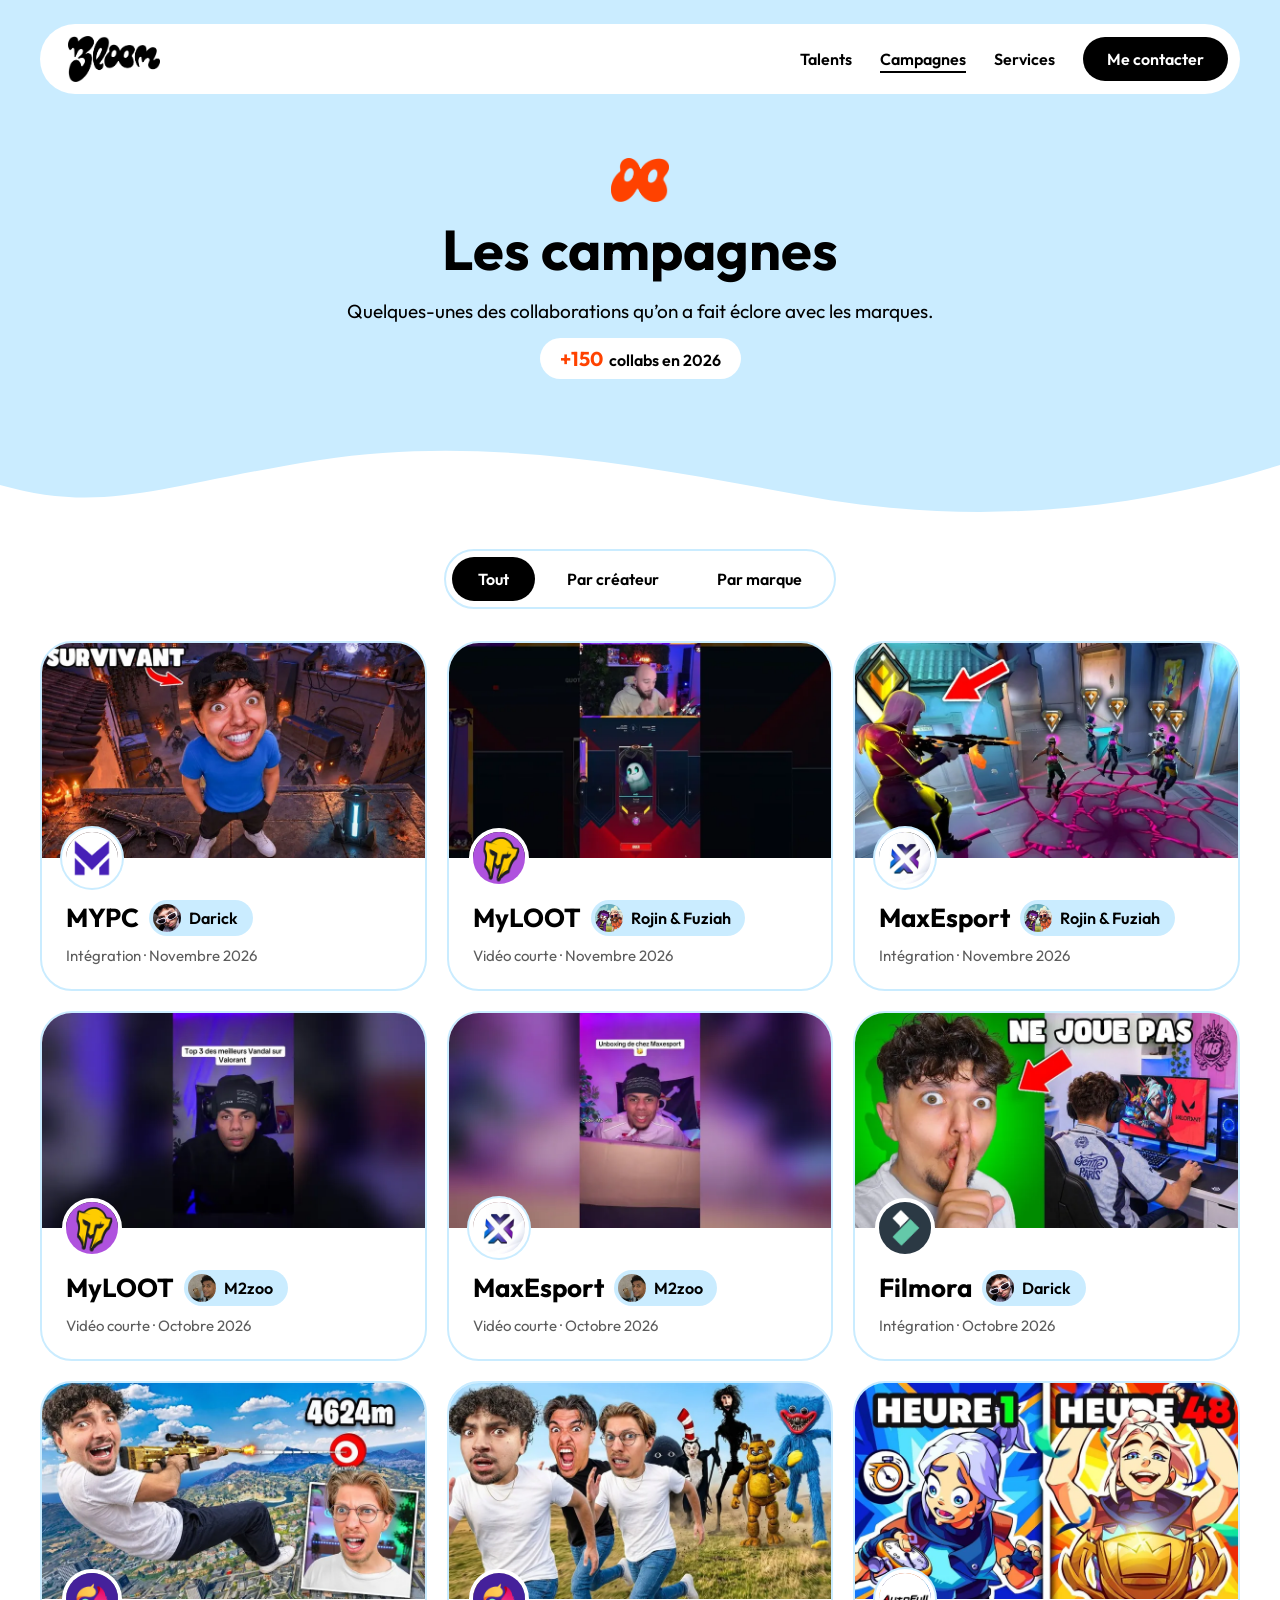
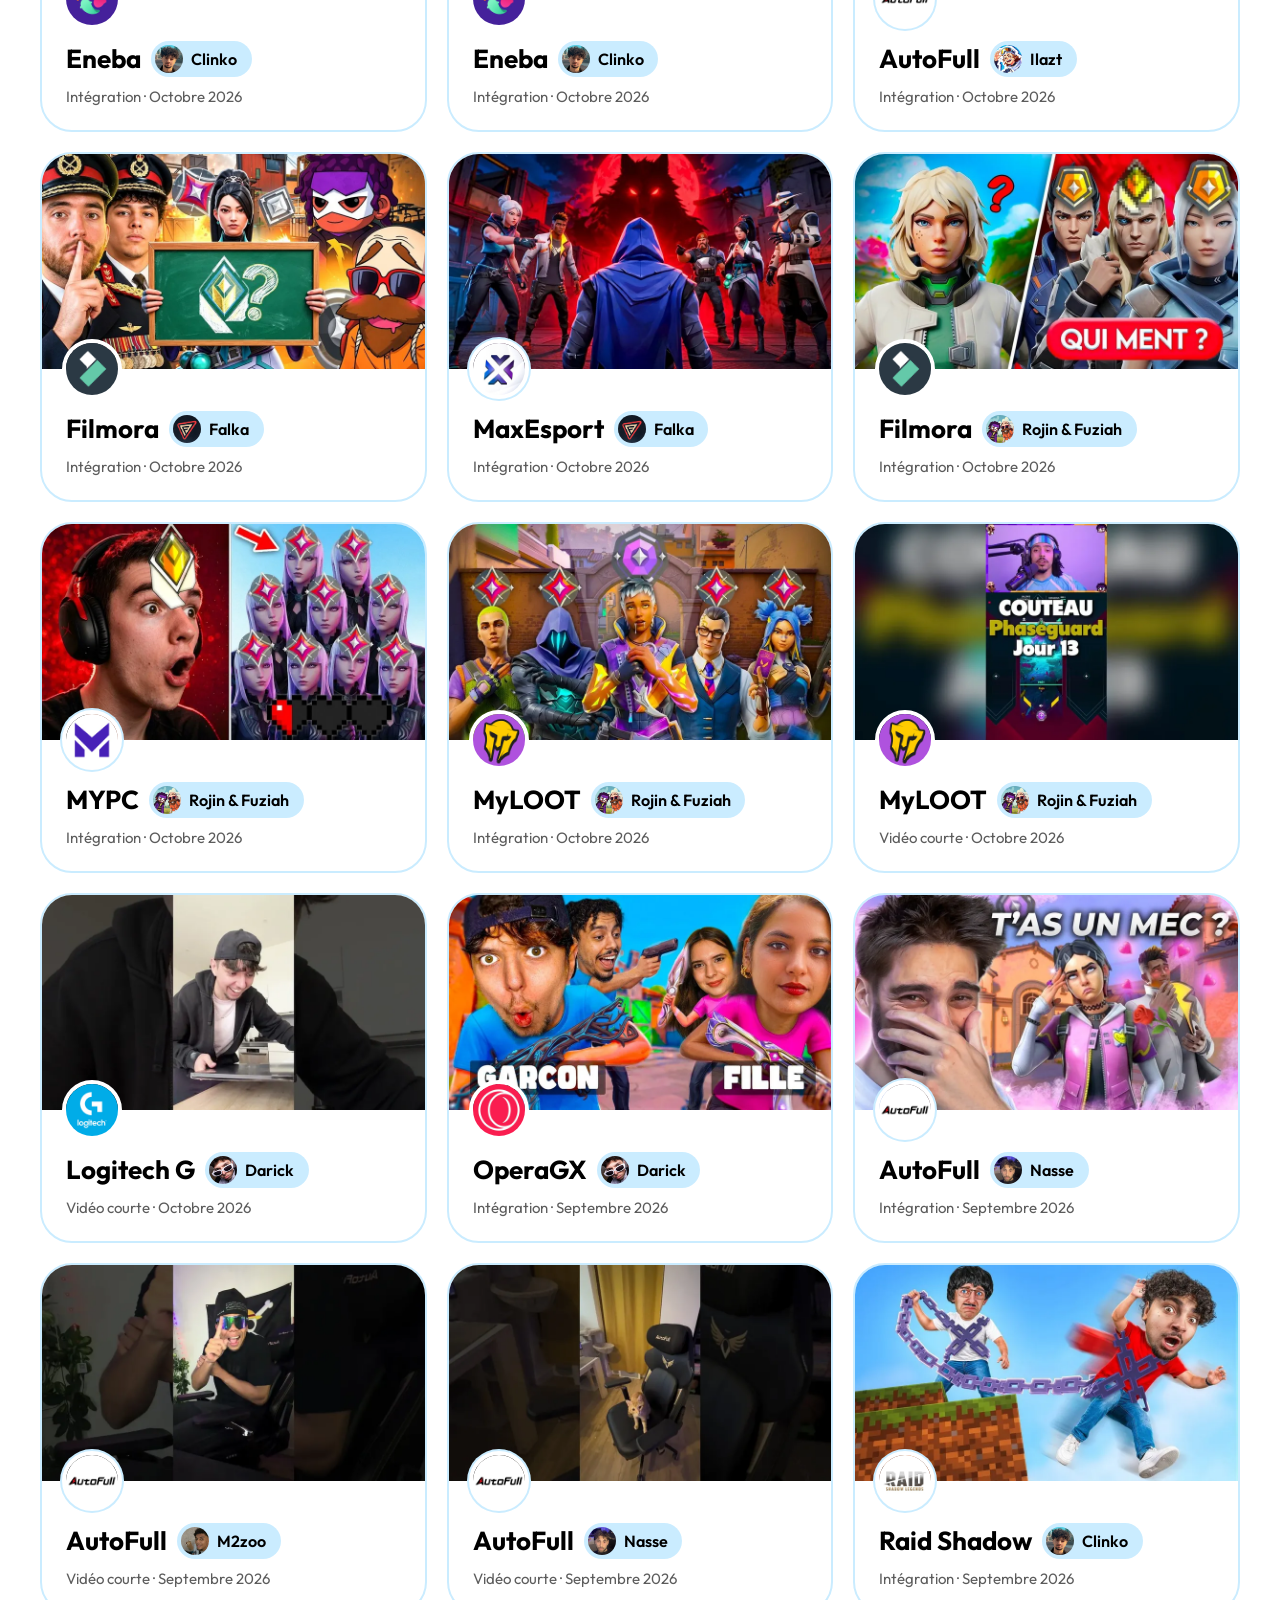
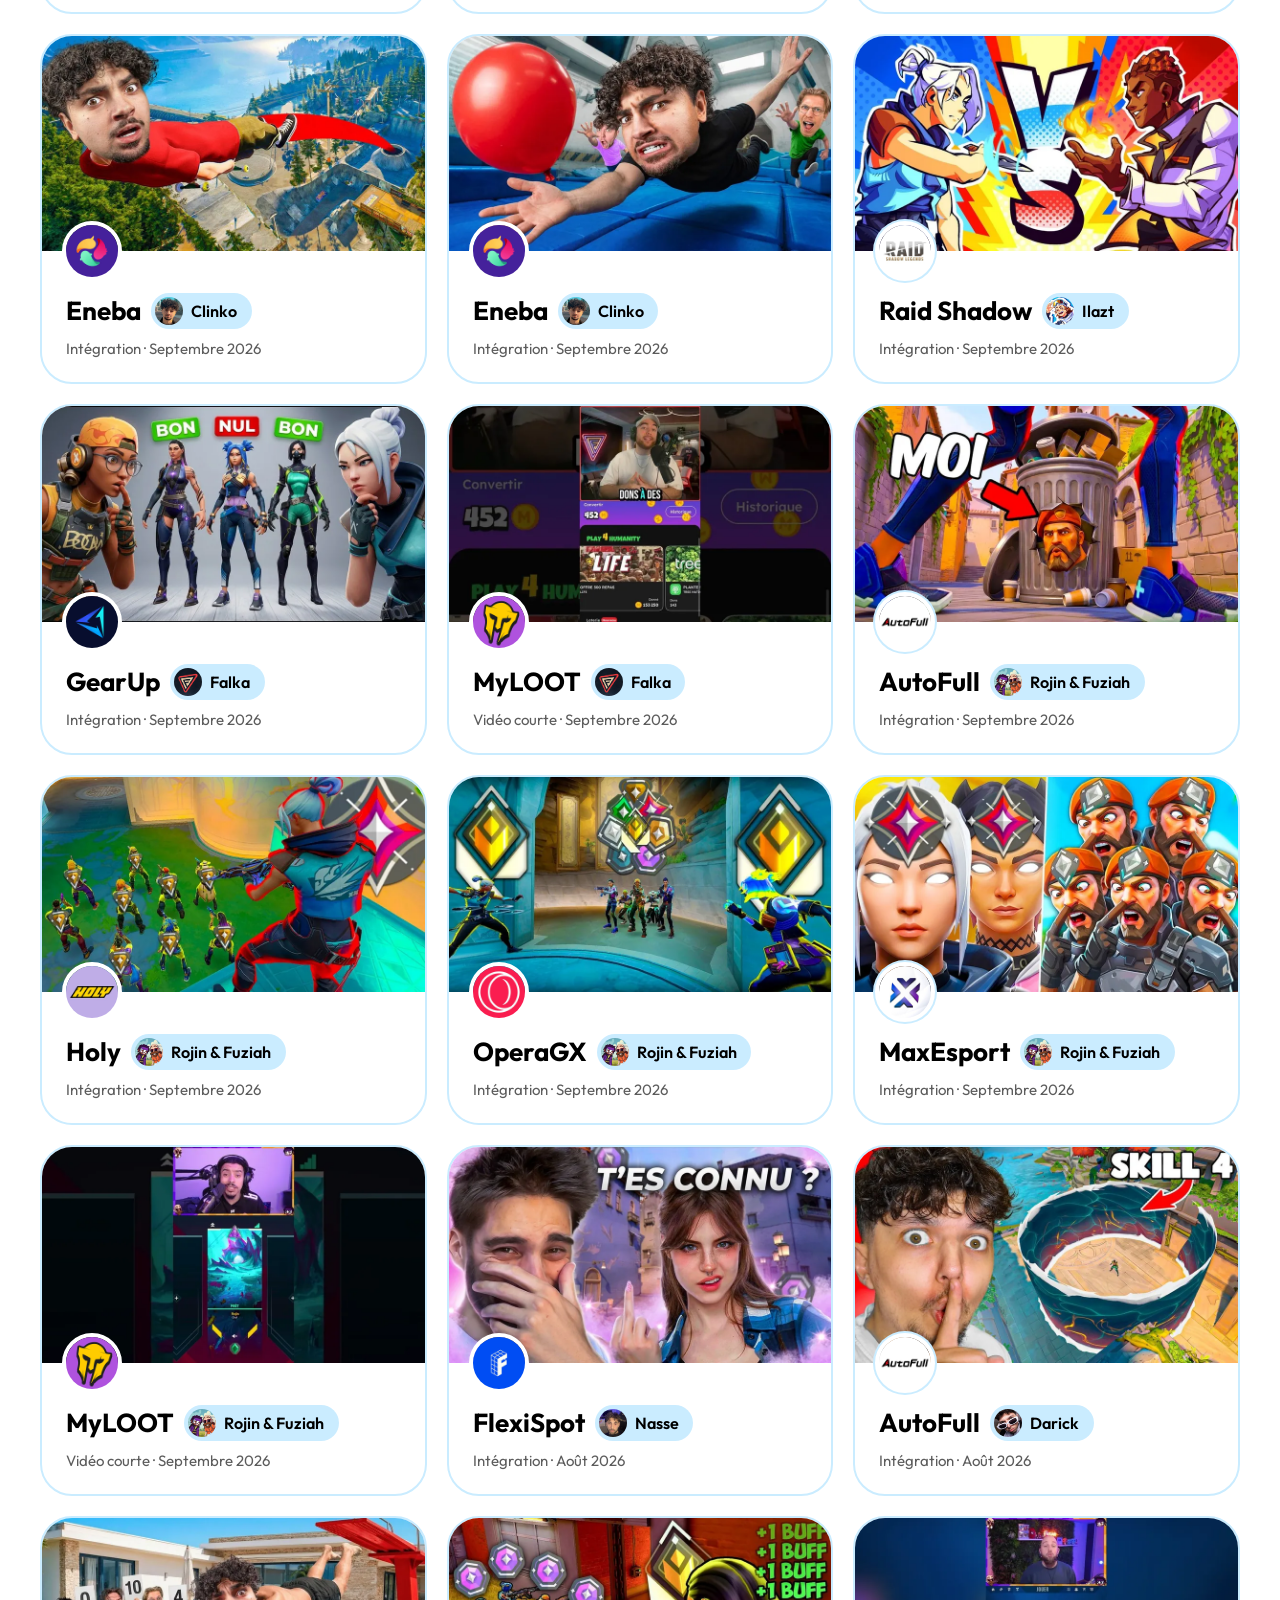
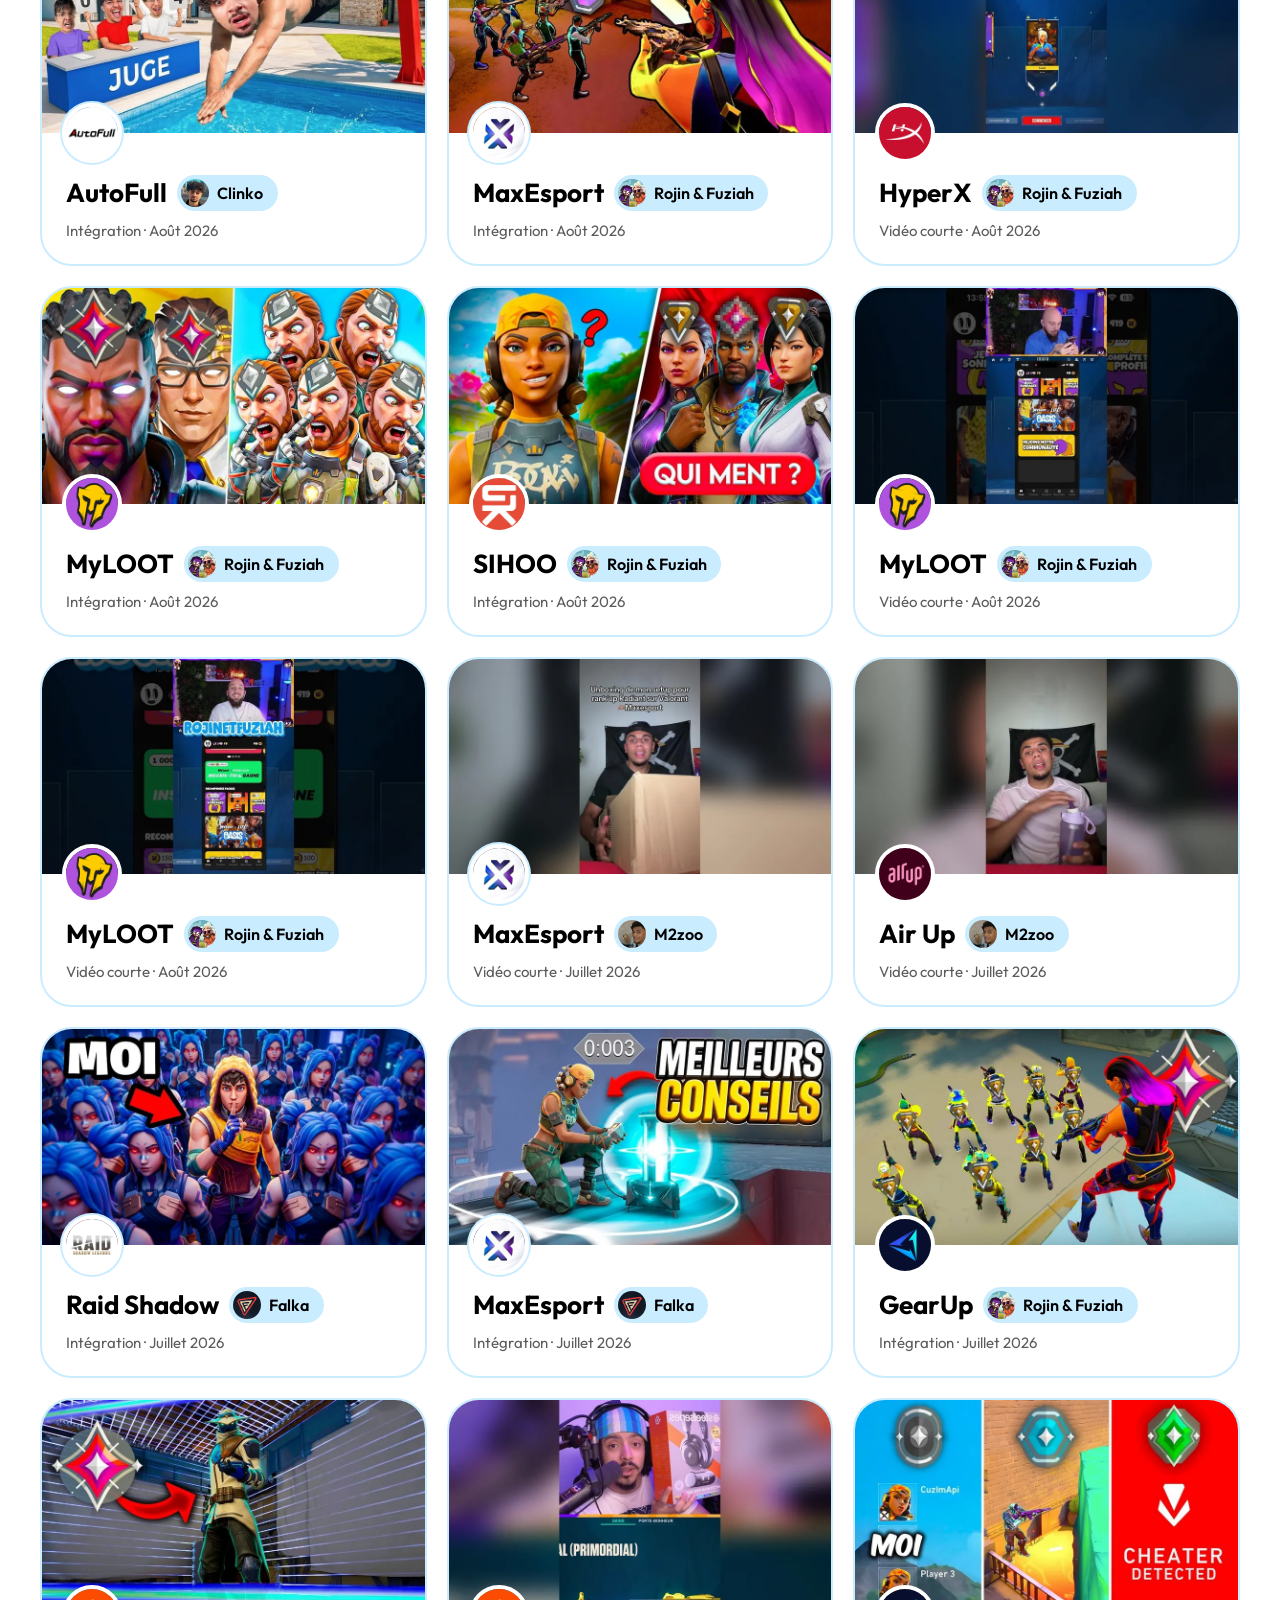
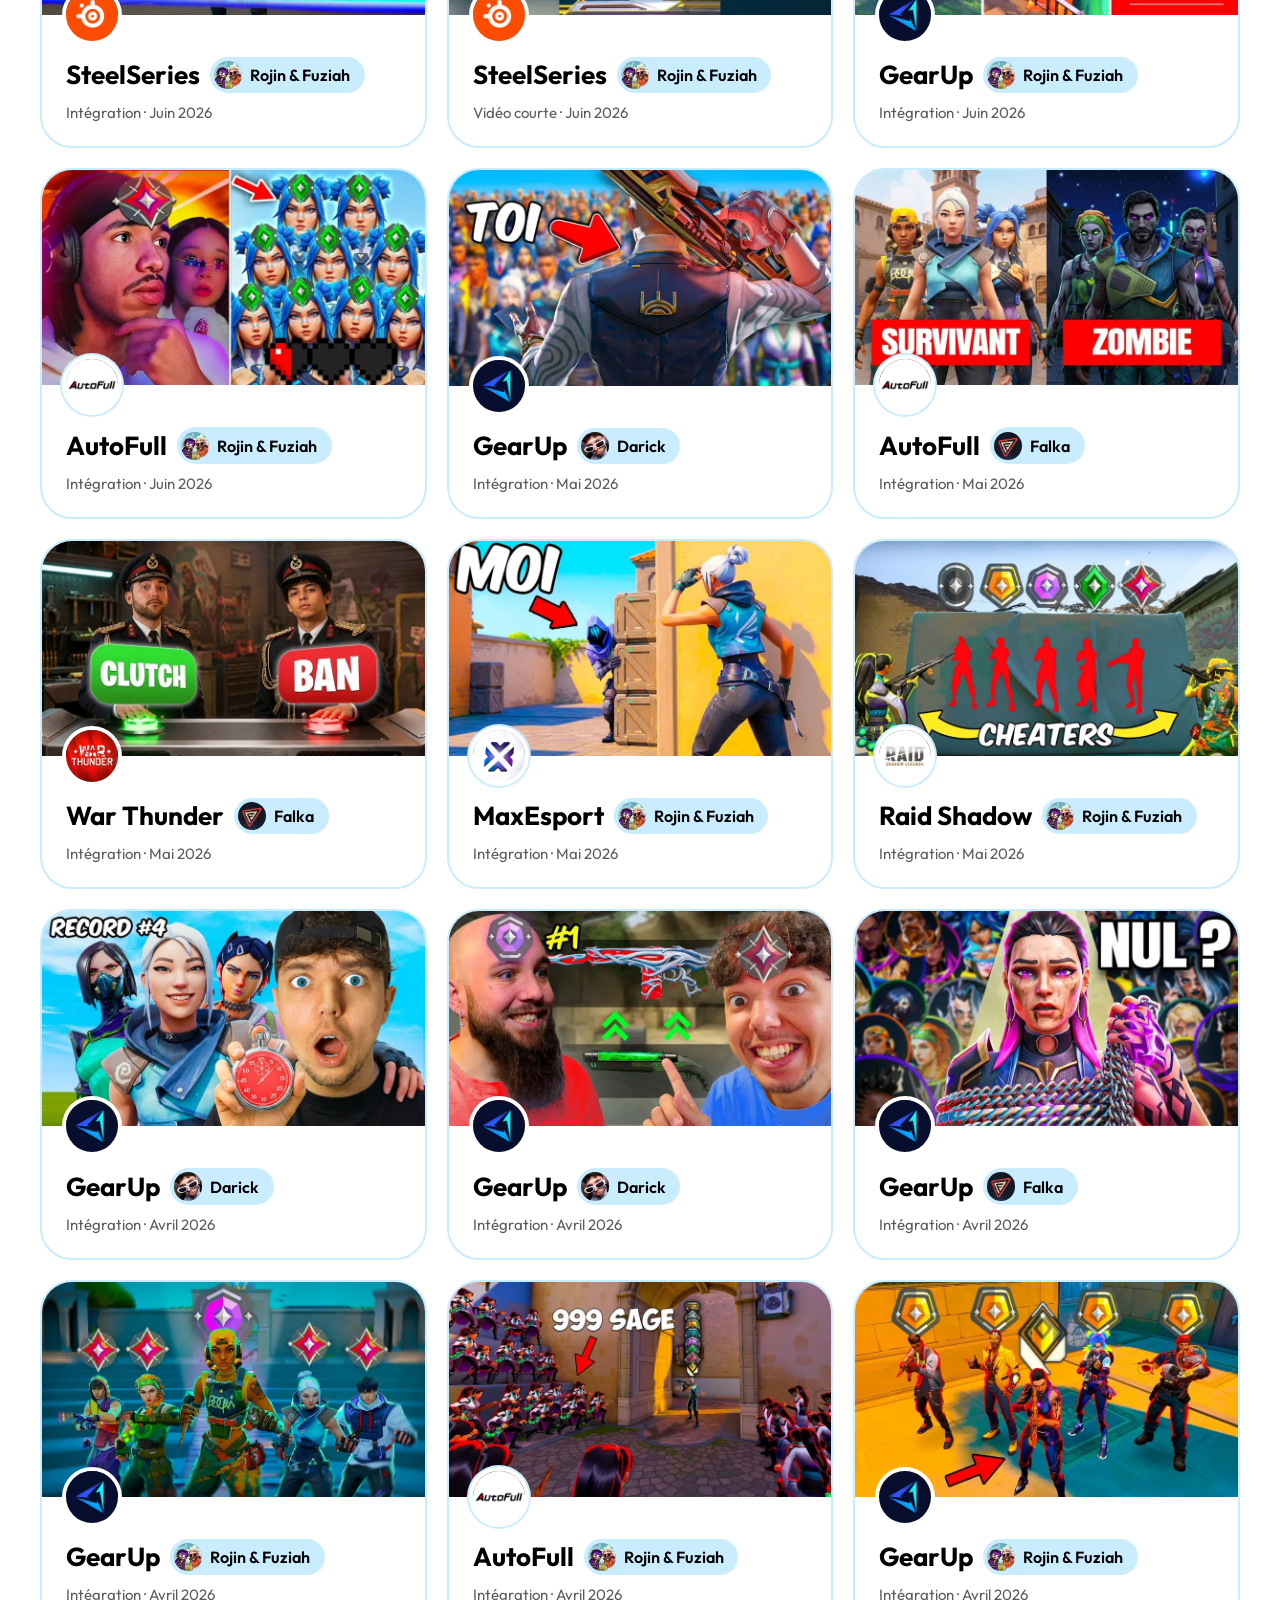
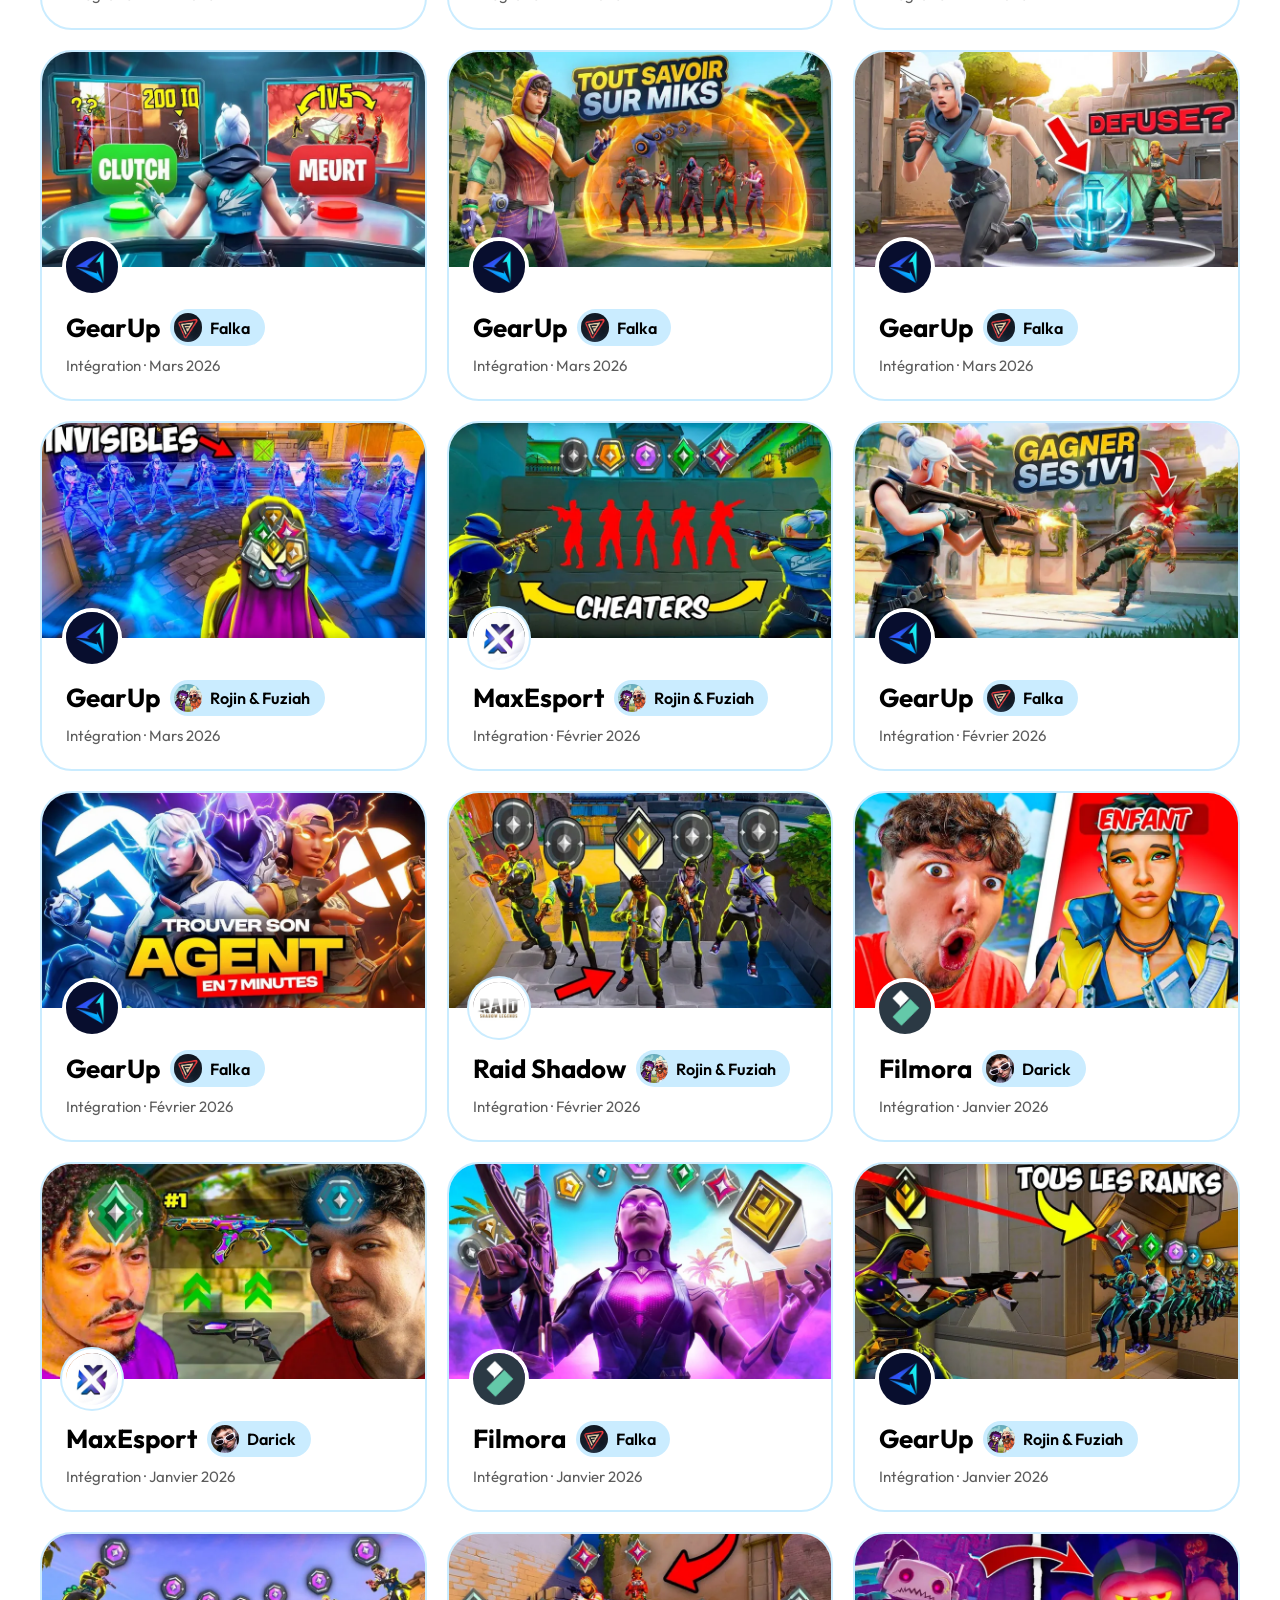
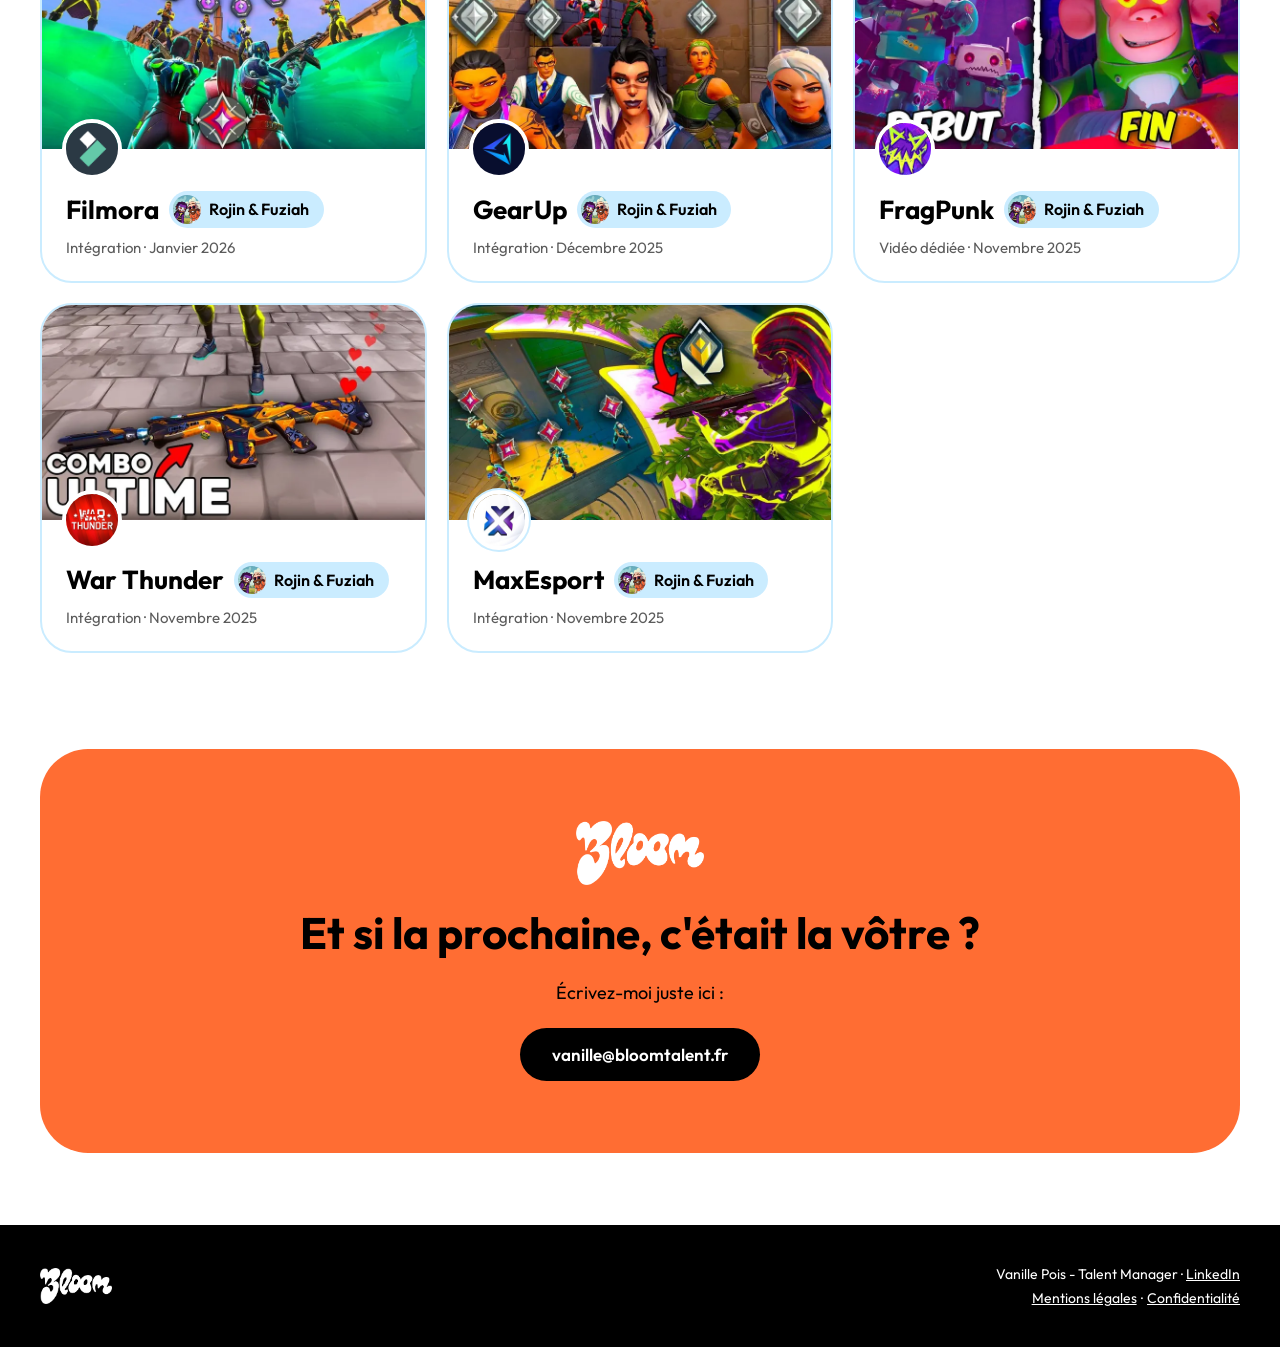
<file: campagnes.html>
<!doctype html>
<html lang="fr">
<head>
  <meta charset="utf-8">
  <meta name="viewport" content="width=device-width, initial-scale=1">
  <title>Campagnes - Bloom</title>
  <meta name="description" content="Les campagnes réalisées par Bloom avec les marques et les créateurs du roster.">
  <meta property="og:type" content="website">
  <meta property="og:site_name" content="Bloom">
  <meta property="og:title" content="Campagnes - Bloom">
  <meta property="og:description" content="Faire éclore des partenariats qui ressemblent aux créateurs.">
  <meta property="og:url" content="https://bloomtalent.fr/campagnes.html">
  <meta property="og:image" content="https://bloomtalent.fr/images/partage.jpg">
  <meta property="og:image:width" content="1200">
  <meta property="og:image:height" content="630">
  <meta property="og:locale" content="fr_FR">
  <meta name="twitter:card" content="summary_large_image">
  <link rel="icon" type="image/png" href="images/logos/favicon.png">
  <link rel="apple-touch-icon" href="images/logos/favicon.png">
  <link rel="stylesheet" href="css/style.css">
</head>
<body>

  <header class="entete-page">
    <div class="wrap">
      <nav class="nav" aria-label="Navigation principale">
        <a class="nav-logo" href="index.html" aria-label="Accueil Bloom"><img class="logo-typo" src="images/logos/bloom-noir.png" alt="Bloom"></a>
        <button class="nav-burger" type="button" aria-label="Ouvrir le menu" aria-expanded="false">
          <svg width="22" height="22" viewBox="0 0 24 24" fill="none" stroke="currentColor" stroke-width="2.2" stroke-linecap="round" aria-hidden="true"><path d="M4 7h16M4 12h16M4 17h16"/></svg>
        </button>
        <div class="nav-liens">
          <a href="talents.html">Talents</a>
          <a href="campagnes.html" aria-current="page">Campagnes</a>
          <a href="index.html#services">Services</a>
          <a class="btn btn-noir" href="index.html#contact">Me contacter</a>
        </div>
      </nav>
      <div class="titre-centre">
        <img src="images/logos/papillon-orange.png" alt="" aria-hidden="true">
        <h1>Les campagnes</h1>
        <p class="chapo">Quelques-unes des collaborations qu’on a fait éclore avec les marques.</p>
        <span class="badge-chiffre"><strong>+150</strong> collabs en 2026</span>
      </div>
    </div>
  </header>
  <svg class="vague" viewBox="0 0 1440 90" preserveAspectRatio="none" aria-hidden="true"><path d="M0 0h1440v30c-180 50-360 60-540 30S540 0 360 25 120 80 0 50z" fill="#CAECFF"/></svg>

  <main>
    <section class="section" style="padding-top:24px">
      <div class="wrap pile-32">
        <div class="centre">
          <div class="onglets onglets-campagnes" role="tablist" aria-label="Afficher les campagnes">
            <button class="onglet onglet-campagnes" type="button" role="tab" data-vue="tout" aria-selected="true" aria-controls="campagnes-zone">Tout</button>
            <button class="onglet onglet-campagnes" type="button" role="tab" data-vue="createurs" aria-selected="false" aria-controls="campagnes-zone">Par créateur</button>
            <button class="onglet onglet-campagnes" type="button" role="tab" data-vue="marques" aria-selected="false" aria-controls="campagnes-zone">Par marque</button>
          </div>
        </div>
        <div id="campagnes-zone" class="pile-40" role="tabpanel" aria-live="polite"></div>
      </div>
    </section>

    <section class="contact" style="padding-top:0">
      <div class="wrap contact-bloc section-orange">
        <img class="logo-principal" src="images/logos/bloom-blanc.png" alt="Bloom" style="height:64px">
        <h2>Et si la prochaine, c'était la vôtre ?</h2>
        <p>Écrivez-moi juste ici :</p>
        <a class="btn btn-noir" href="mailto:vanille@bloomtalent.fr">vanille@bloomtalent.fr</a>
      </div>
    </section>
  </main>

  <footer class="pied">
    <div class="wrap">
      <img src="images/logos/bloom-blanc.png" alt="Bloom">
      <div class="pied-droite">
        <p>Vanille Pois - Talent Manager · <a href="https://www.linkedin.com/in/vanille-pois/" target="_blank" rel="noopener">LinkedIn</a></p>
        <p class="pied-liens"><a href="mentions-legales.html">Mentions légales</a><a href="confidentialite.html">Confidentialité</a></p>
      </div>
    </div>
  </footer>

  <script src="js/data.js"></script>
  <script src="js/main.js"></script>
</body>
</html>
</file>
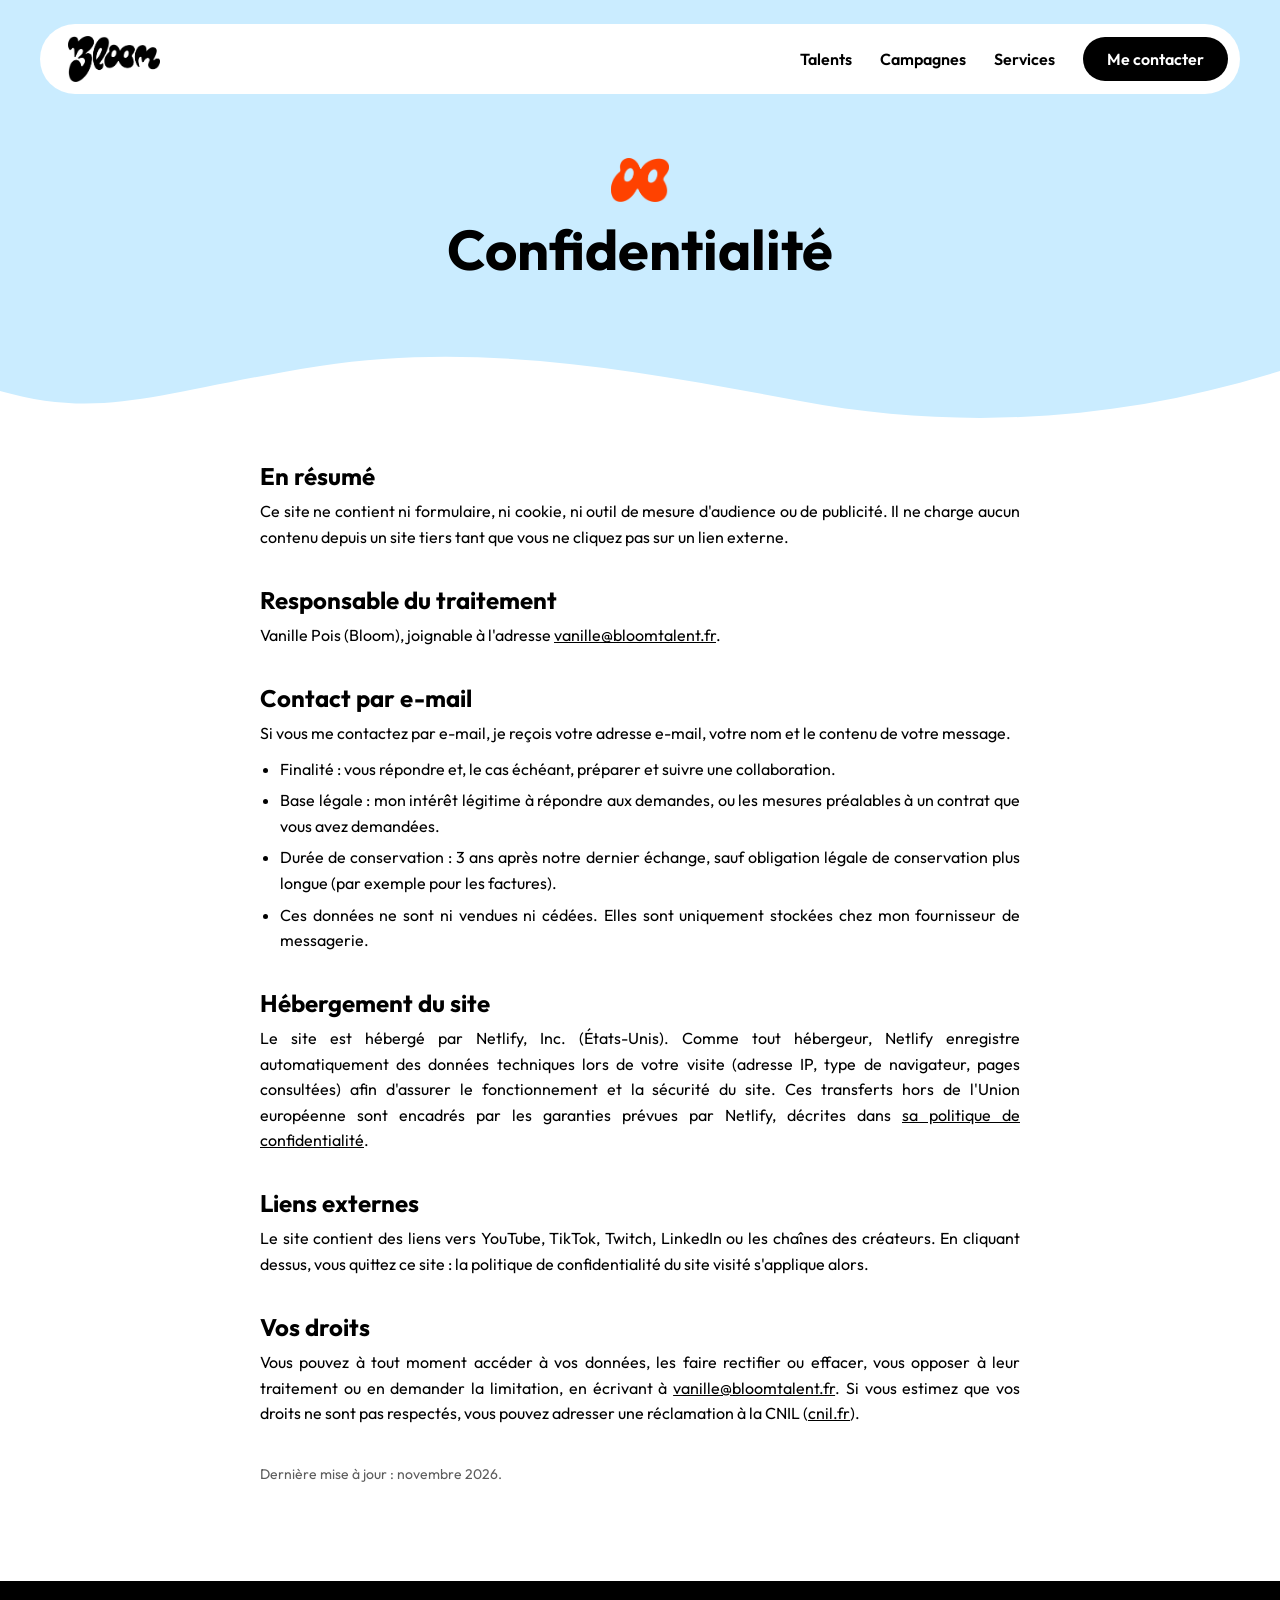
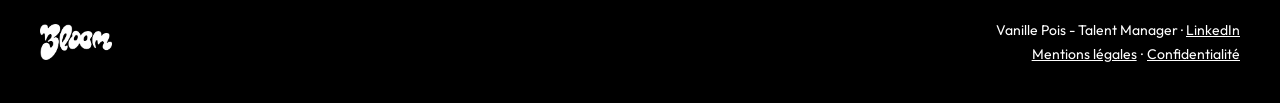
<file: confidentialite.html>
<!doctype html>
<html lang="fr">
<head>
  <meta charset="utf-8">
  <meta name="viewport" content="width=device-width, initial-scale=1">
  <title>Confidentialité - Bloom</title>
  <meta name="description" content="Politique de confidentialité du site Bloom.">
  <meta name="robots" content="noindex">
  <meta property="og:type" content="website">
  <meta property="og:site_name" content="Bloom">
  <meta property="og:title" content="Confidentialité - Bloom">
  <meta property="og:description" content="Faire éclore des partenariats qui ressemblent aux créateurs.">
  <meta property="og:url" content="https://bloomtalent.fr/confidentialite.html">
  <meta property="og:image" content="https://bloomtalent.fr/images/partage.jpg">
  <meta property="og:image:width" content="1200">
  <meta property="og:image:height" content="630">
  <meta property="og:locale" content="fr_FR">
  <meta name="twitter:card" content="summary_large_image">
  <link rel="icon" type="image/png" href="images/logos/favicon.png">
  <link rel="apple-touch-icon" href="images/logos/favicon.png">
  <link rel="stylesheet" href="css/style.css">
</head>
<body>

  <header class="entete-page">
    <div class="wrap">
      <nav class="nav" aria-label="Navigation principale">
        <a class="nav-logo" href="index.html" aria-label="Accueil Bloom"><img class="logo-typo" src="images/logos/bloom-noir.png" alt="Bloom"></a>
        <button class="nav-burger" type="button" aria-label="Ouvrir le menu" aria-expanded="false">
          <svg width="22" height="22" viewBox="0 0 24 24" fill="none" stroke="currentColor" stroke-width="2.2" stroke-linecap="round" aria-hidden="true"><path d="M4 7h16M4 12h16M4 17h16"/></svg>
        </button>
        <div class="nav-liens">
          <a href="talents.html">Talents</a>
          <a href="campagnes.html">Campagnes</a>
          <a href="index.html#services">Services</a>
          <a class="btn btn-noir" href="index.html#contact">Me contacter</a>
        </div>
      </nav>
      <div class="titre-centre">
        <img src="images/logos/papillon-orange.png" alt="" aria-hidden="true">
        <h1>Confidentialité</h1>
      </div>
    </div>
  </header>
  <svg class="vague" viewBox="0 0 1440 90" preserveAspectRatio="none" aria-hidden="true"><path d="M0 0h1440v30c-180 50-360 60-540 30S540 0 360 25 120 80 0 50z" fill="#CAECFF"/></svg>

  <main>
    <section class="section" style="padding-top:32px">
      <div class="legal">
        <section>
          <h2>En résumé</h2>
          <p>Ce site ne contient ni formulaire, ni cookie, ni outil de mesure d'audience ou de publicité. Il ne charge aucun contenu depuis un site tiers tant que vous ne cliquez pas sur un lien externe.</p>
        </section>
        <section>
          <h2>Responsable du traitement</h2>
          <p>Vanille Pois (Bloom), joignable à l'adresse <a href="mailto:vanille@bloomtalent.fr">vanille@bloomtalent.fr</a>.</p>
        </section>
        <section>
          <h2>Contact par e-mail</h2>
          <p>Si vous me contactez par e-mail, je reçois votre adresse e-mail, votre nom et le contenu de votre message.</p>
          <ul>
            <li>Finalité : vous répondre et, le cas échéant, préparer et suivre une collaboration.</li>
            <li>Base légale : mon intérêt légitime à répondre aux demandes, ou les mesures préalables à un contrat que vous avez demandées.</li>
            <li>Durée de conservation : 3 ans après notre dernier échange, sauf obligation légale de conservation plus longue (par exemple pour les factures).</li>
            <li>Ces données ne sont ni vendues ni cédées. Elles sont uniquement stockées chez mon fournisseur de messagerie.</li>
          </ul>
        </section>
        <section>
          <h2>Hébergement du site</h2>
          <p>Le site est hébergé par Netlify, Inc. (États-Unis). Comme tout hébergeur, Netlify enregistre automatiquement des données techniques lors de votre visite (adresse IP, type de navigateur, pages consultées) afin d'assurer le fonctionnement et la sécurité du site. Ces transferts hors de l'Union européenne sont encadrés par les garanties prévues par Netlify, décrites dans <a href="https://www.netlify.com/privacy/" target="_blank" rel="noopener">sa politique de confidentialité</a>.</p>
        </section>
        <section>
          <h2>Liens externes</h2>
          <p>Le site contient des liens vers YouTube, TikTok, Twitch, LinkedIn ou les chaînes des créateurs. En cliquant dessus, vous quittez ce site : la politique de confidentialité du site visité s'applique alors.</p>
        </section>
        <section>
          <h2>Vos droits</h2>
          <p>Vous pouvez à tout moment accéder à vos données, les faire rectifier ou effacer, vous opposer à leur traitement ou en demander la limitation, en écrivant à <a href="mailto:vanille@bloomtalent.fr">vanille@bloomtalent.fr</a>. Si vous estimez que vos droits ne sont pas respectés, vous pouvez adresser une réclamation à la CNIL (<a href="https://www.cnil.fr" target="_blank" rel="noopener">cnil.fr</a>).</p>
        </section>
        <p class="maj">Dernière mise à jour : novembre 2026.</p>
      </div>
    </section>
  </main>

  <footer class="pied">
    <div class="wrap">
      <img src="images/logos/bloom-blanc.png" alt="Bloom">
      <div class="pied-droite">
        <p>Vanille Pois - Talent Manager · <a href="https://www.linkedin.com/in/vanille-pois/" target="_blank" rel="noopener">LinkedIn</a></p>
        <p class="pied-liens"><a href="mentions-legales.html">Mentions légales</a><a href="confidentialite.html" aria-current="page">Confidentialité</a></p>
      </div>
    </div>
  </footer>

  <script src="js/data.js"></script>
  <script src="js/main.js"></script>
</body>
</html>
</file>
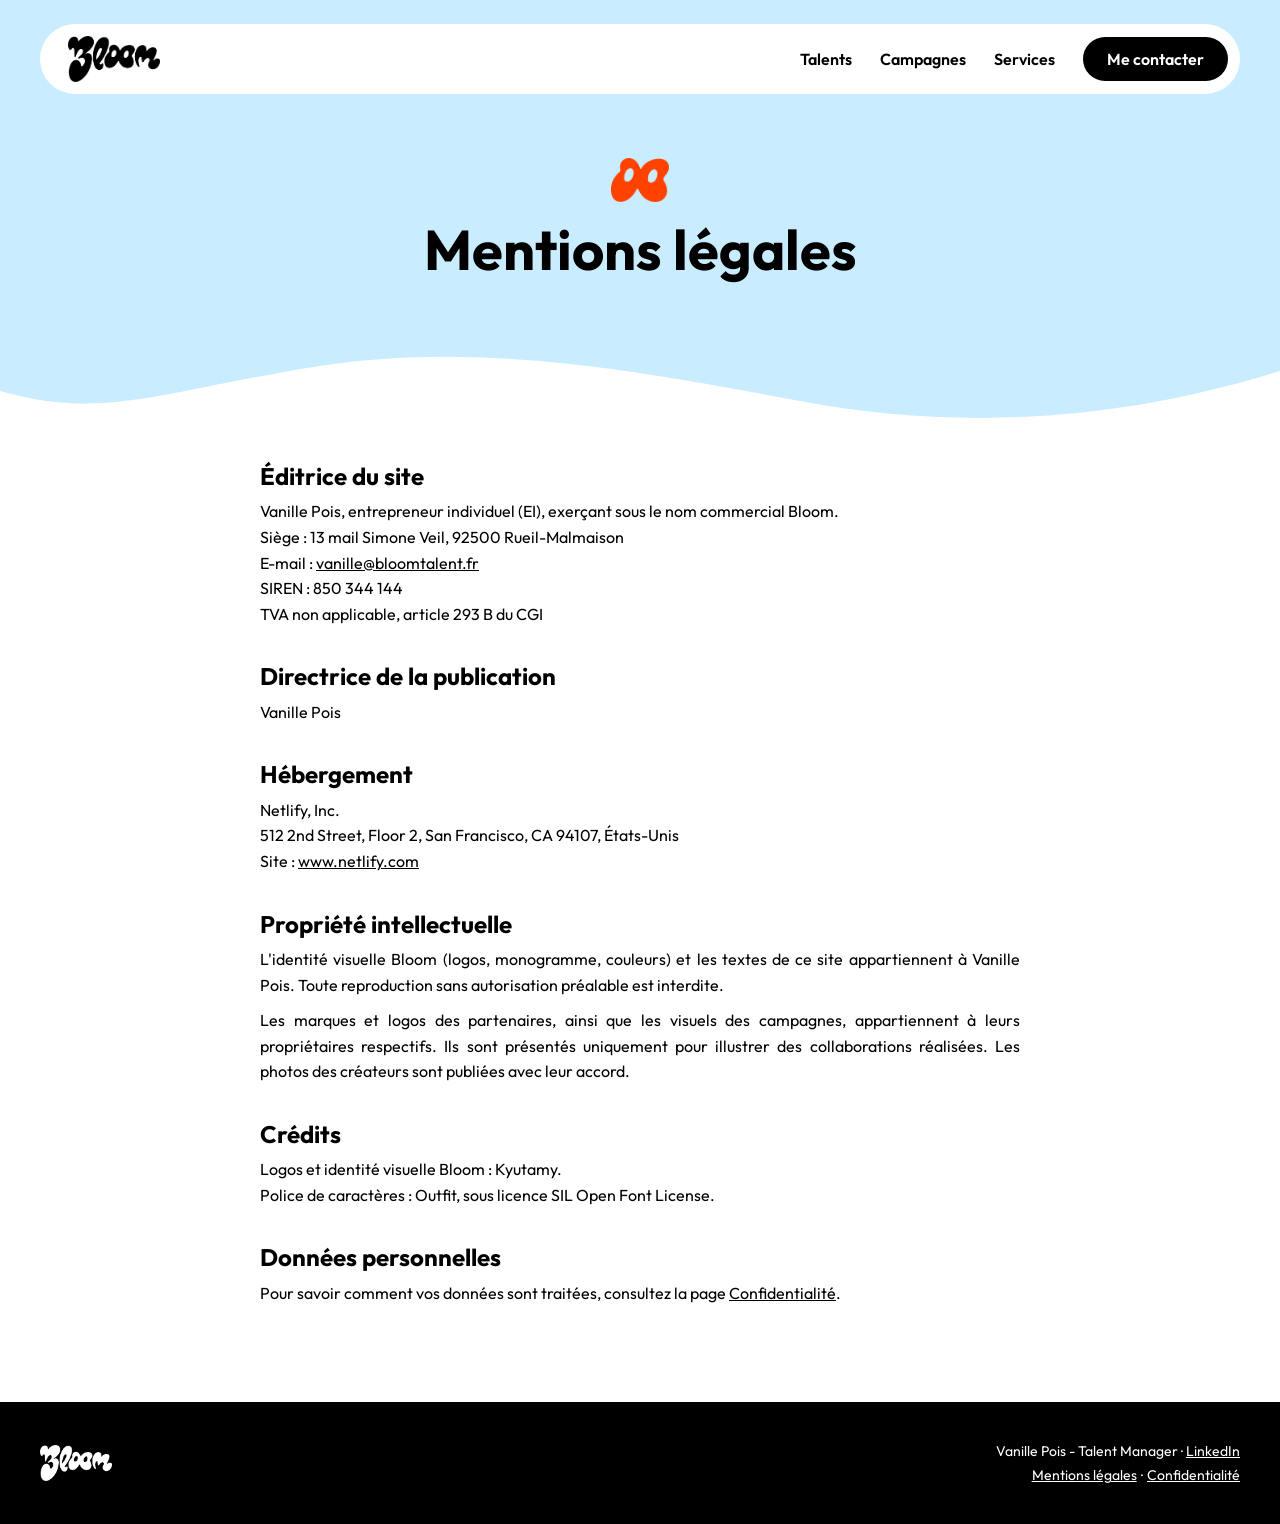
<file: mentions-legales.html>
<!doctype html>
<html lang="fr">
<head>
  <meta charset="utf-8">
  <meta name="viewport" content="width=device-width, initial-scale=1">
  <title>Mentions légales - Bloom</title>
  <meta name="description" content="Mentions légales du site Bloom, édité par Vanille Pois.">
  <meta name="robots" content="noindex">
  <meta property="og:type" content="website">
  <meta property="og:site_name" content="Bloom">
  <meta property="og:title" content="Mentions légales - Bloom">
  <meta property="og:description" content="Faire éclore des partenariats qui ressemblent aux créateurs.">
  <meta property="og:url" content="https://bloomtalent.fr/mentions-legales.html">
  <meta property="og:image" content="https://bloomtalent.fr/images/partage.jpg">
  <meta property="og:image:width" content="1200">
  <meta property="og:image:height" content="630">
  <meta property="og:locale" content="fr_FR">
  <meta name="twitter:card" content="summary_large_image">
  <link rel="icon" type="image/png" href="images/logos/favicon.png">
  <link rel="apple-touch-icon" href="images/logos/favicon.png">
  <link rel="stylesheet" href="css/style.css">
</head>
<body>

  <header class="entete-page">
    <div class="wrap">
      <nav class="nav" aria-label="Navigation principale">
        <a class="nav-logo" href="index.html" aria-label="Accueil Bloom"><img class="logo-typo" src="images/logos/bloom-noir.png" alt="Bloom"></a>
        <button class="nav-burger" type="button" aria-label="Ouvrir le menu" aria-expanded="false">
          <svg width="22" height="22" viewBox="0 0 24 24" fill="none" stroke="currentColor" stroke-width="2.2" stroke-linecap="round" aria-hidden="true"><path d="M4 7h16M4 12h16M4 17h16"/></svg>
        </button>
        <div class="nav-liens">
          <a href="talents.html">Talents</a>
          <a href="campagnes.html">Campagnes</a>
          <a href="index.html#services">Services</a>
          <a class="btn btn-noir" href="index.html#contact">Me contacter</a>
        </div>
      </nav>
      <div class="titre-centre">
        <img src="images/logos/papillon-orange.png" alt="" aria-hidden="true">
        <h1>Mentions légales</h1>
      </div>
    </div>
  </header>
  <svg class="vague" viewBox="0 0 1440 90" preserveAspectRatio="none" aria-hidden="true"><path d="M0 0h1440v30c-180 50-360 60-540 30S540 0 360 25 120 80 0 50z" fill="#CAECFF"/></svg>

  <main>
    <section class="section" style="padding-top:32px">
      <div class="legal">
        <section>
          <h2>Éditrice du site</h2>
          <p>Vanille Pois, entrepreneur individuel (EI), exerçant sous le nom commercial Bloom.<br>
          Siège : 13 mail Simone Veil, 92500 Rueil-Malmaison<br>
          E-mail : <a href="mailto:vanille@bloomtalent.fr">vanille@bloomtalent.fr</a><br>
          SIREN : 850 344 144<br>
          TVA non applicable, article 293 B du CGI</p>
        </section>
        <section>
          <h2>Directrice de la publication</h2>
          <p>Vanille Pois</p>
        </section>
        <section>
          <h2>Hébergement</h2>
          <p>Netlify, Inc.<br>
          512 2nd Street, Floor 2, San Francisco, CA 94107, États-Unis<br>
          Site : <a href="https://www.netlify.com" target="_blank" rel="noopener">www.netlify.com</a></p>
        </section>
        <section>
          <h2>Propriété intellectuelle</h2>
          <p>L'identité visuelle Bloom (logos, monogramme, couleurs) et les textes de ce site appartiennent à Vanille Pois. Toute reproduction sans autorisation préalable est interdite.</p>
          <p>Les marques et logos des partenaires, ainsi que les visuels des campagnes, appartiennent à leurs propriétaires respectifs. Ils sont présentés uniquement pour illustrer des collaborations réalisées. Les photos des créateurs sont publiées avec leur accord.</p>
        </section>
        <section>
          <h2>Crédits</h2>
          <p>Logos et identité visuelle Bloom : Kyutamy.<br>
          Police de caractères : Outfit, sous licence SIL Open Font License.</p>
        </section>
        <section>
          <h2>Données personnelles</h2>
          <p>Pour savoir comment vos données sont traitées, consultez la page <a href="confidentialite.html">Confidentialité</a>.</p>
        </section>
      </div>
    </section>
  </main>

  <footer class="pied">
    <div class="wrap">
      <img src="images/logos/bloom-blanc.png" alt="Bloom">
      <div class="pied-droite">
        <p>Vanille Pois - Talent Manager · <a href="https://www.linkedin.com/in/vanille-pois/" target="_blank" rel="noopener">LinkedIn</a></p>
        <p class="pied-liens"><a href="mentions-legales.html" aria-current="page">Mentions légales</a><a href="confidentialite.html">Confidentialité</a></p>
      </div>
    </div>
  </footer>

  <script src="js/data.js"></script>
  <script src="js/main.js"></script>
</body>
</html>
</file>
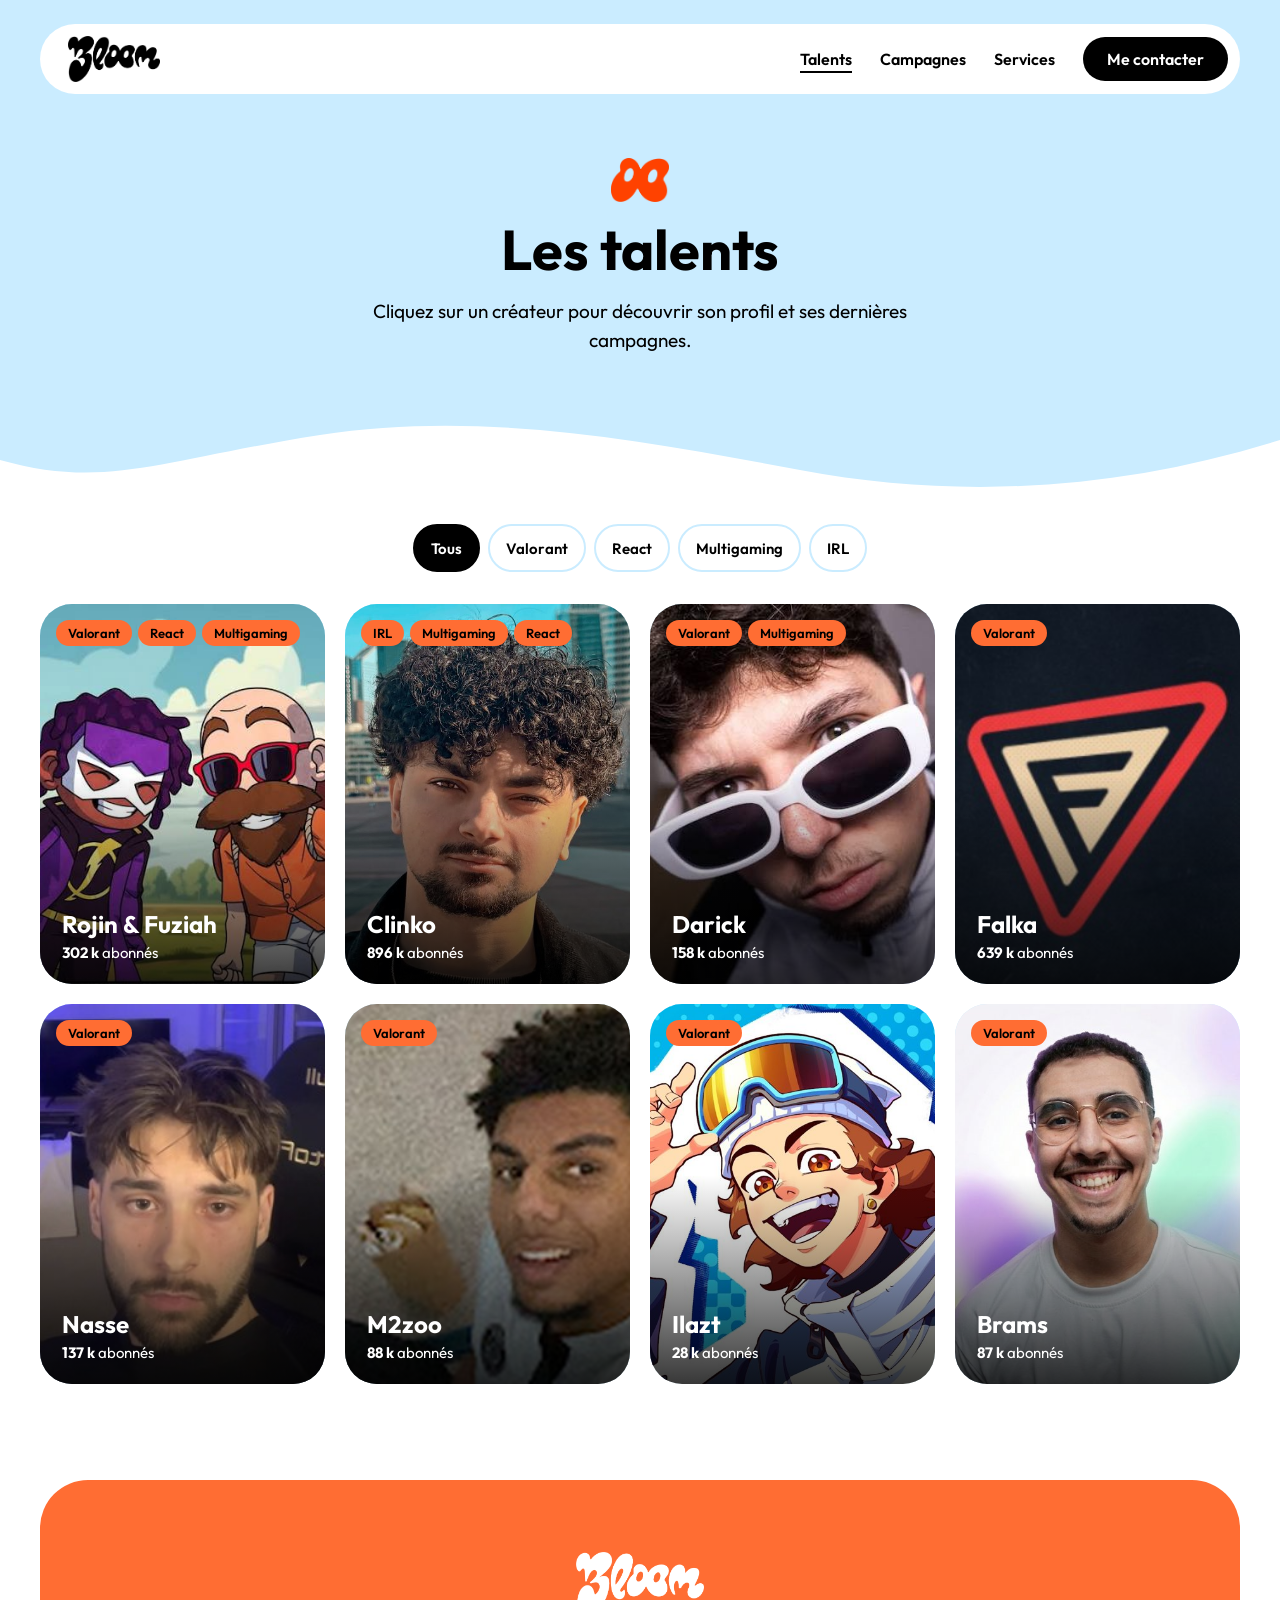
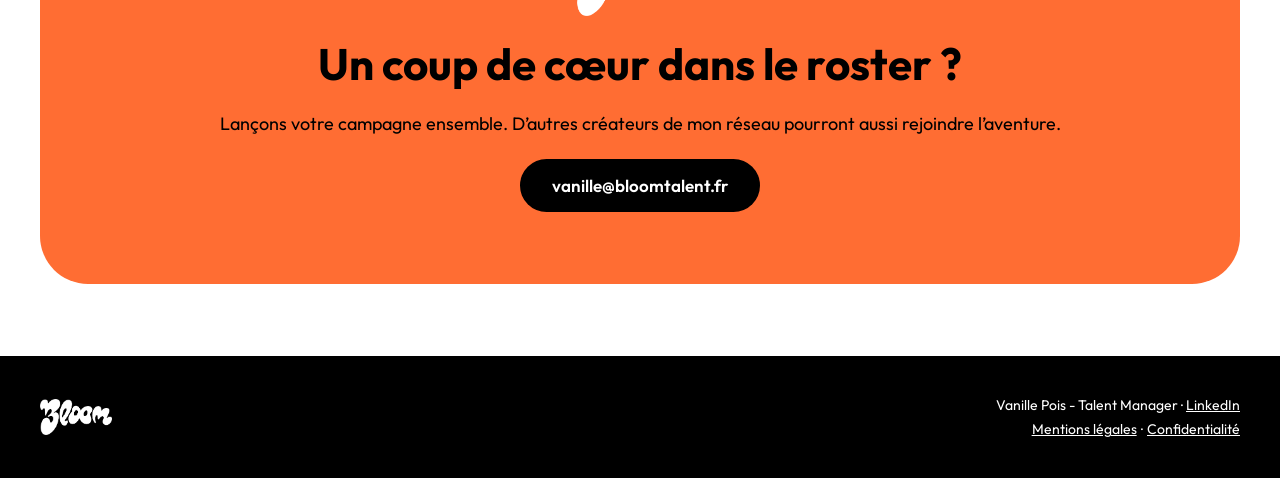
<file: talents.html>
<!doctype html>
<html lang="fr">
<head>
  <meta charset="utf-8">
  <meta name="viewport" content="width=device-width, initial-scale=1">
  <title>Talents - Bloom</title>
  <meta name="description" content="Les talents Bloom : créateurs gaming et divertissement francophones accompagnés par Vanille Pois.">
  <meta property="og:type" content="website">
  <meta property="og:site_name" content="Bloom">
  <meta property="og:title" content="Talents - Bloom">
  <meta property="og:description" content="Faire éclore des partenariats qui ressemblent aux créateurs.">
  <meta property="og:url" content="https://bloomtalent.fr/talents.html">
  <meta property="og:image" content="https://bloomtalent.fr/images/partage.jpg">
  <meta property="og:image:width" content="1200">
  <meta property="og:image:height" content="630">
  <meta property="og:locale" content="fr_FR">
  <meta name="twitter:card" content="summary_large_image">
  <link rel="icon" type="image/png" href="images/logos/favicon.png">
  <link rel="apple-touch-icon" href="images/logos/favicon.png">
  <link rel="stylesheet" href="css/style.css">
</head>
<body>

  <header class="entete-page">
    <div class="wrap">
      <nav class="nav" aria-label="Navigation principale">
        <a class="nav-logo" href="index.html" aria-label="Accueil Bloom"><img class="logo-typo" src="images/logos/bloom-noir.png" alt="Bloom"></a>
        <button class="nav-burger" type="button" aria-label="Ouvrir le menu" aria-expanded="false">
          <svg width="22" height="22" viewBox="0 0 24 24" fill="none" stroke="currentColor" stroke-width="2.2" stroke-linecap="round" aria-hidden="true"><path d="M4 7h16M4 12h16M4 17h16"/></svg>
        </button>
        <div class="nav-liens">
          <a href="talents.html" aria-current="page">Talents</a>
          <a href="campagnes.html">Campagnes</a>
          <a href="index.html#services">Services</a>
          <a class="btn btn-noir" href="index.html#contact">Me contacter</a>
        </div>
      </nav>
      <div class="titre-centre">
        <img src="images/logos/papillon-orange.png" alt="" aria-hidden="true">
        <h1>Les talents</h1>
        <p class="chapo">Cliquez sur un créateur pour découvrir son profil et ses dernières campagnes.</p>
      </div>
    </div>
  </header>
  <svg class="vague" viewBox="0 0 1440 90" preserveAspectRatio="none" aria-hidden="true"><path d="M0 0h1440v30c-180 50-360 60-540 30S540 0 360 25 120 80 0 50z" fill="#CAECFF"/></svg>

  <main>
    <section class="section" style="padding-top:24px">
      <div class="wrap pile-32">
        <div class="selecteur" id="filtre-categories" role="group" aria-label="Filtrer par catégorie"></div>
        <div class="grille-roster" id="roster" aria-live="polite"></div>
      </div>
    </section>

    <dialog class="fiche-dialog" id="fiche-talent" aria-labelledby="fiche-titre">
      <button class="fiche-fermer" type="button" aria-label="Fermer">
        <svg width="20" height="20" viewBox="0 0 24 24" fill="none" stroke="currentColor" stroke-width="2.4" stroke-linecap="round" aria-hidden="true"><path d="M6 6l12 12M18 6L6 18"/></svg>
      </button>
      <div class="fiche-contenu" id="fiche-contenu"></div>
    </dialog>

    <section class="contact" style="padding-top:0">
      <div class="wrap contact-bloc section-orange">
        <img class="logo-principal" src="images/logos/bloom-blanc.png" alt="Bloom" style="height:64px">
        <h2>Un coup de cœur dans le roster ?</h2>
        <p>Lançons votre campagne ensemble. D’autres créateurs de mon réseau pourront aussi rejoindre l’aventure.</p>
        <a class="btn btn-noir" href="mailto:vanille@bloomtalent.fr">vanille@bloomtalent.fr</a>
      </div>
    </section>
  </main>

  <footer class="pied">
    <div class="wrap">
      <img src="images/logos/bloom-blanc.png" alt="Bloom">
      <div class="pied-droite">
        <p>Vanille Pois - Talent Manager · <a href="https://www.linkedin.com/in/vanille-pois/" target="_blank" rel="noopener">LinkedIn</a></p>
        <p class="pied-liens"><a href="mentions-legales.html">Mentions légales</a><a href="confidentialite.html">Confidentialité</a></p>
      </div>
    </div>
  </footer>

  <script src="js/data.js"></script>
  <script src="js/icones.js"></script>
  <script src="js/main.js"></script>
</body>
</html>
</file>
<file: css/style.css>
/* ===== Police Outfit (hébergée sur le site, licence SIL OFL : fonts/OFL.txt) ===== */
@font-face { font-family: "Outfit"; font-style: normal; font-weight: 400; font-display: swap; src: url("../fonts/outfit-latin-400-normal.woff2") format("woff2"); }
@font-face { font-family: "Outfit"; font-style: normal; font-weight: 600; font-display: swap; src: url("../fonts/outfit-latin-600-normal.woff2") format("woff2"); }
@font-face { font-family: "Outfit"; font-style: normal; font-weight: 700; font-display: swap; src: url("../fonts/outfit-latin-700-normal.woff2") format("woff2"); }

/* ===== Bloom — charte ===== */
:root {
  --orange-vif: #FF4200;
  --orange-doux: #FF6D33;
  --bleu: #CAECFF;
  --noir: #000000;
  --blanc: #FFFFFF;
  --gris: #5C5C5C;
  --radius-md: 16px;
  --radius-lg: 32px;
  --radius-xl: 48px;
  --pill: 999px;
  --max: 1200px;
}

*, *::before, *::after { box-sizing: border-box; }
html { scroll-behavior: smooth; }
body {
  cursor: url("../images/logos/curseur.png") 16 16, auto;
  margin: 0;
  font-family: "Outfit", system-ui, -apple-system, "Segoe UI", sans-serif;
  color: var(--noir);
  background: var(--blanc);
  overflow-x: hidden;
  -webkit-font-smoothing: antialiased;
}
img { max-width: 100%; display: block; }
a, button, .carte-campagne { cursor: url("../images/logos/curseur.png") 16 16, pointer; }
a { color: var(--noir); }
a:hover { color: var(--gris); }
h1, h2, h3, p { margin: 0; }
.wrap { max-width: var(--max); margin: 0 auto; }
.sr-only { position: absolute; width: 1px; height: 1px; overflow: hidden; clip: rect(0 0 0 0); white-space: nowrap; }

/* ===== Boutons ===== */
.btn {
  display: inline-block;
  text-decoration: none;
  font-family: inherit;
  font-weight: 600;
  font-size: 17px;
  padding: 16px 32px;
  border-radius: var(--pill);
  border: 0;
  cursor: url("../images/logos/curseur.png") 16 16, pointer;
  transition: transform .25s cubic-bezier(.34, 1.8, .64, 1);
}
.btn:hover { transform: scale(1.06); }
.btn-noir { background: var(--noir); color: var(--blanc); }
.btn-noir:hover { color: var(--blanc); }
.btn-blanc { background: var(--blanc); color: var(--noir); }
.btn-blanc:hover { color: var(--noir); }
.btn-contour { background: transparent; border: 2px solid var(--noir); padding: 10px 20px; font-size: 15px; }
.btn-petit { font-size: 15px; padding: 12px 22px; }
a:focus-visible, button:focus-visible { outline: 3px solid var(--orange-vif); outline-offset: 3px; }

/* ===== Navigation ===== */
.nav {
  position: relative;
  z-index: 10;
  display: flex;
  align-items: center;
  justify-content: space-between;
  gap: 16px;
  background: var(--blanc);
  border-radius: var(--pill);
  padding: 12px 12px 12px 28px;
}
.nav-logo img { height: 40px; width: auto; }
.nav-logo img.logo-typo { height: 46px; }
.nav-liens { display: flex; align-items: center; gap: 28px; font-size: 16px; font-weight: 600; }
.nav-liens a { text-decoration: none; }
.nav-liens a[aria-current="page"] { text-decoration: underline; text-underline-offset: 6px; text-decoration-thickness: 2px; }
.nav-liens .btn { font-size: 16px; padding: 12px 24px; }
.nav-burger { display: none; }

@media (max-width: 760px) {
  .nav { flex-wrap: wrap; border-radius: var(--radius-lg); padding: 10px 10px 10px 22px; }
  .nav-logo img { height: 34px; }
  .nav-logo img.logo-typo { height: 40px; }
  .nav-burger {
    display: flex; align-items: center; justify-content: center;
    width: 48px; height: 48px; border: 0; border-radius: var(--pill);
    background: var(--noir); color: var(--blanc); cursor: url("../images/logos/curseur.png") 16 16, pointer;
  }
  .nav-liens { display: none; width: 100%; flex-direction: column; align-items: stretch; gap: 4px; padding: 8px 0 6px; }
  .nav.ouvert .nav-liens { display: flex; }
  .nav-liens a { padding: 12px 8px; }
  .nav-liens .btn { text-align: center; margin-top: 6px; }
}

/* ===== Vagues ===== */
.vague { display: block; width: 100%; height: 90px; }
@media (max-width: 760px) { .vague { height: 48px; } }

/* ===== Hero ===== */
.hero { background: var(--bleu); padding: 24px 24px 0; }
.hero-scene {
  position: relative;
  min-height: 680px;
  display: flex;
  align-items: center;
  justify-content: center;
}
.hero-centre {
  position: relative;
  min-width: 0;
  width: 100%;
  z-index: 2;
  display: flex;
  flex-direction: column;
  align-items: center;
  text-align: center;
  gap: 28px;
  max-width: 640px;
  padding: 48px 0;
}
.hero-centre .logo-principal { height: 128px; width: auto; }
.hero-centre h1 { font-size: 52px; line-height: 1.08; font-weight: 700; }
.boutons { display: flex; flex-wrap: wrap; justify-content: center; gap: 12px; }

.bulle {
  position: absolute;
  display: flex;
  flex-direction: column;
  align-items: center;
  gap: 8px;
}
.hero-scene { --s: 1; }
.b1 { left: 2%; top: 8%; }
.b2 { left: 10%; bottom: 10%; }
.b3 { right: 3%; top: 6%; }
.b4 { right: 12%; bottom: 14%; }
.b5 { right: 1%; top: 46%; }
.bulle-photo {
  width: calc(var(--t, 120px) * var(--s, 1));
  height: calc(var(--t, 120px) * var(--s, 1));
  border-radius: var(--pill);
  background: var(--blanc);
  border: 6px solid var(--blanc);
  overflow: hidden;
  display: flex; align-items: center; justify-content: center;
  font-size: 13px; color: var(--gris);
}
.bulle-photo img { width: 100%; height: 100%; object-fit: cover; }
.bulle-photo.anneau { box-shadow: 0 0 0 3px var(--orange-vif); }
.etiquette {
  font-size: 14px; font-weight: 600;
  padding: 6px 14px; border-radius: var(--pill);
  background: var(--blanc); white-space: nowrap;
}
.etiquette.noire { background: var(--noir); color: var(--blanc); }
.sticker {
  position: absolute;
  font-size: 15px; font-weight: 600;
  padding: 8px 18px; border-radius: var(--pill);
  background: var(--blanc);
}
.sticker.orange { background: var(--orange-doux); }
.papillon-deco { position: absolute; width: auto; }

/* Flottement */
@keyframes flotte { 0%, 100% { transform: translateY(0); } 50% { transform: translateY(-14px); } }
.flotte-1 { animation: flotte 6s ease-in-out infinite; }
.flotte-2 { animation: flotte 7.5s ease-in-out infinite; animation-delay: -2s; }
.flotte-3 { animation: flotte 5s ease-in-out infinite; animation-delay: -3.5s; }

/* Hero mobile : rangée de bulles au lieu de la scène */
.hero-mobile { display: none; }
@media (max-width: 1000px) {
  .deco { display: none !important; }
  .hero-scene { min-height: 0; padding: 32px 0 24px; }
  .hero-centre { gap: 22px; padding: 16px 0 8px; }
  .hero-centre .logo-principal { height: 96px; }
  .hero-centre h1 { font-size: 36px; }
  .hero-mobile { display: flex; justify-content: center; margin-top: 8px; }
  .hero-mobile .bulle-photo { width: 64px; height: 64px; border-width: 4px; margin-left: -12px; font-size: 10px; }
  .hero-mobile .bulle-photo:first-child { margin-left: 0; }
}

/* ===== Sections ===== */
.section { padding: 40px 24px 96px; }
.section-bleue { background: var(--bleu); }
.section-orange { background: var(--orange-doux); }
.titre-section { display: flex; align-items: center; gap: 14px; }
.titre-section img { height: 32px; width: auto; }
.titre-centre { display: flex; flex-direction: column; align-items: center; text-align: center; gap: 12px; }
.titre-centre img { height: 36px; width: auto; }
h2 { font-size: 40px; font-weight: 700; line-height: 1.1; }
.chapo { font-size: 18px; line-height: 1.5; max-width: 600px; }
@media (max-width: 760px) {
  .section { padding: 28px 16px 64px; }
  h2 { font-size: 30px; }
  .hero { padding: 16px 16px 0; }
}

/* ===== Défilement ===== */
.defile {
  overflow: hidden;
  width: 100%;
  -webkit-mask-image: linear-gradient(90deg, transparent, #000 6%, #000 94%, transparent);
  mask-image: linear-gradient(90deg, transparent, #000 6%, #000 94%, transparent);
}
.defile-piste { display: flex; width: max-content; animation: defile 40s linear infinite; will-change: transform; transform: translateZ(0); }
.defile-lent .defile-piste { animation-duration: 55s; }
.defile:hover .defile-piste { animation-play-state: paused; }
.defile-groupe { display: flex; gap: 16px; padding-right: 16px; }
@keyframes defile { from { transform: translateX(0); } to { transform: translateX(-50%); } }

/* Marques */
.marques { padding: 24px 0 56px; display: flex; flex-direction: column; align-items: center; gap: 24px; }
.surtitre { font-size: 16px; font-weight: 600; letter-spacing: 1.5px; text-transform: uppercase; padding: 0 24px; text-align: center; }
.marque {
  flex: 0 0 180px; height: 72px;
  border-radius: var(--pill);
  border: 2px solid var(--bleu);
  display: flex; align-items: center; justify-content: center;
  color: var(--gris); font-size: 14px;
  padding: 12px 28px;
}
.marque img { max-height: 40px; width: auto; max-width: 100%; object-fit: contain; }
.marque-pleine { padding: 0; overflow: hidden; border-color: transparent; }
.marque-pleine.marque-contour { border-color: var(--bleu); }
.marque-pleine img { width: 100%; height: 100%; max-height: none; object-fit: cover; }
/* Carrousel talents (accueil) */
.talents-accueil { display: flex; flex-direction: column; gap: 44px; padding-left: 0; padding-right: 0; }
.carrousel {
  position: relative;
  width: 100%;
  max-width: calc(var(--max) + 120px);
  margin: 0 auto;
  padding: 0 60px;
}
.carrousel-piste {
  display: flex;
  gap: 20px;
  overflow-x: auto;
  scroll-snap-type: x mandatory;
  scroll-behavior: smooth;
  scrollbar-width: none;
  padding: 4px 2px;
}
.carrousel-piste::-webkit-scrollbar { display: none; }
.carrousel-piste:focus-visible { outline: 3px solid var(--orange-vif); outline-offset: 4px; border-radius: var(--radius-lg); }
.carrousel-piste .carte-talent { scroll-snap-align: start; flex: 0 0 calc((100% - 80px) / 5); }
@media (max-width: 1200px) { .carrousel-piste .carte-talent { flex-basis: calc((100% - 60px) / 4); } }
@media (max-width: 980px) { .carrousel-piste .carte-talent { flex-basis: calc((100% - 40px) / 3); } }
@media (max-width: 760px) { .carrousel-piste .carte-talent { flex-basis: 240px; } }
.carrousel-piste .photo-ronde { width: min(148px, 100%); height: auto; aspect-ratio: 1; }
.fleche {
  position: absolute;
  top: 50%;
  transform: translateY(-50%);
  width: 48px; height: 48px;
  border-radius: var(--pill);
  border: 0;
  background: var(--noir);
  color: var(--blanc);
  display: flex; align-items: center; justify-content: center;
  cursor: url("../images/logos/curseur.png") 16 16, pointer;
  transition: transform .25s cubic-bezier(.34, 1.8, .64, 1), opacity .2s;
}
.fleche:hover { transform: translateY(-50%) scale(1.08); }
.fleche:disabled { opacity: .25; cursor: default; transform: translateY(-50%); }
.fleche-g { left: 4px; }
.fleche-d { right: 4px; }
@media (max-width: 760px) {
  .carrousel { padding: 0 16px 64px; }
  .fleche { top: auto; bottom: 0; transform: none; }
  .fleche:hover, .fleche:disabled { transform: none; }
  .fleche-g { left: calc(50% - 56px); }
  .fleche-d { right: calc(50% - 56px); }
}
.carte-talent {
  flex: 0 0 240px;
  background: var(--blanc);
  border-radius: var(--radius-lg);
  padding: 24px 20px 28px;
  display: flex; flex-direction: column; align-items: center; text-align: center; gap: 10px;
}
.photo-ronde {
  width: 148px; height: 148px;
  border-radius: var(--pill);
  background: var(--bleu);
  overflow: hidden;
  display: flex; align-items: center; justify-content: center;
  font-size: 14px; color: var(--gris);
  flex: 0 0 auto;
}
.photo-ronde img { width: 100%; height: 100%; object-fit: cover; }
.nom-talent { font-size: 20px; font-weight: 600; }
a.carte-talent { text-decoration: none; color: var(--noir); transition: transform .25s cubic-bezier(.34, 1.8, .64, 1); }
a.carte-talent:hover { color: var(--noir); transform: translateY(-4px); }
a.carte-talent:hover .photo-ronde { box-shadow: 0 0 0 3px var(--orange-vif); }
.carrousel-piste { padding-top: 8px; }
.cat-talent { font-size: 15px; }
.pastilles { display: flex; flex-wrap: wrap; justify-content: center; gap: 6px; }
.pastille { background: var(--bleu); font-size: 13px; font-weight: 600; padding: 5px 12px; border-radius: var(--pill); }
.pastille-orange { background: var(--orange-doux); color: var(--noir); }
.centre { display: flex; justify-content: center; padding: 0 24px; }

/* Campagnes */
.entete-campagnes { display: flex; flex-wrap: wrap; align-items: center; justify-content: space-between; gap: 16px; }
.lien-fort { font-size: 17px; font-weight: 600; }
.grille-campagnes { display: grid; grid-template-columns: repeat(auto-fill, minmax(320px, 1fr)); gap: 20px; }
@media (max-width: 380px) { .grille-campagnes { grid-template-columns: 1fr; } }
.carte-campagne {
  border-radius: var(--radius-lg);
  overflow: hidden;
  background: var(--blanc);
  border: 2px solid var(--bleu);
  text-decoration: none;
  color: var(--noir);
  display: block;
  transition: transform .25s ease;
}
a.carte-campagne:hover { transform: translateY(-4px); color: var(--noir); }
.miniature {
  aspect-ratio: 16 / 9;
  background: var(--bleu);
  display: flex; align-items: center; justify-content: center;
  color: var(--gris);
}
.miniature img { width: 100%; height: 100%; object-fit: cover; }
.carte-campagne-texte { padding: 24px; display: flex; flex-direction: column; gap: 10px; align-items: flex-start; }
.carte-campagne h3 { font-size: 20px; font-weight: 600; }
.carte-campagne-texte { gap: 2px; }
.carte-titre { display: flex; flex-wrap: nowrap; align-items: center; gap: 0.38em; max-width: 100%; overflow: hidden; white-space: nowrap; font-size: 26px; }
.carte-marque { font-size: 1em; font-weight: 700; line-height: 1.15; flex: none; }
.pastille-createur { display: inline-flex; flex: none; align-items: center; gap: 0.5em; background: var(--bleu); border-radius: var(--pill); padding: 0.25em 0.9em 0.25em 0.25em; font-size: 0.62em; font-weight: 600; white-space: nowrap; }
.pastille-createur img { width: 1.75em; height: 1.75em; border-radius: 50%; object-fit: cover; }
.carte-logo { position: relative; width: 60px; height: 60px; border-radius: 50%; object-fit: cover; border: 4px solid var(--blanc); background: var(--blanc); margin: -54px 0 10px -4px; }
.carte-logo-contour { box-shadow: 0 0 0 2px var(--bleu); }
.carte-campagne-texte .meta { margin-top: 8px; font-size: 15px; }
.meta { font-size: 16px; color: var(--gris); }

/* Services */
.onglets { display: inline-flex; flex-wrap: wrap; justify-content: center; gap: 6px; background: var(--blanc); border-radius: var(--pill); padding: 6px; }
.onglet {
  font-family: inherit; font-size: 16px; font-weight: 600;
  border: 0; cursor: url("../images/logos/curseur.png") 16 16, pointer;
  padding: 12px 26px; border-radius: var(--pill);
  background: var(--blanc); color: var(--noir);
}
.onglet[aria-selected="true"] { background: var(--noir); color: var(--blanc); }
@media (max-width: 560px) {
  .onglets { display: flex; flex-direction: column; width: 100%; max-width: 340px; border-radius: 28px; }
  .onglet { padding: 12px 16px; }
}
.etapes-zone { position: relative; }
.etapes-ligne { position: absolute; left: 0; top: 0; width: 100%; height: 120px; }
.etapes { position: relative; display: grid; grid-template-columns: repeat(4, minmax(0, 1fr)); gap: 24px; }
@media (max-width: 1000px) { .etapes { grid-template-columns: repeat(2, minmax(0, 1fr)); } .etapes-ligne { display: none; } }
@media (max-width: 560px) { .etapes { grid-template-columns: 1fr; } }
.etape { display: flex; flex-direction: column; align-items: center; text-align: center; gap: 16px; }
.etape-num {
  width: 92px; height: 92px; border-radius: var(--pill);
  background: var(--blanc);
  display: flex; align-items: center; justify-content: center;
  font-size: 30px; font-weight: 700;
}
.etape h3 { font-size: 22px; font-weight: 600; }
/* Titres des étapes sur une seule ligne, même sur les écrans moyens */
@media (min-width: 1001px) { .etape h3 { white-space: nowrap; } }
@media (max-width: 1199px) and (min-width: 1121px) { .etapes { gap: 16px; } .etape h3 { font-size: 20px; } }
@media (max-width: 1120px) and (min-width: 1001px) { .etapes { gap: 16px; } .etape h3 { font-size: 18px; } }
.etape p { font-size: 16px; line-height: 1.5; max-width: 240px; }

/* Contact */
.contact { padding: 40px 24px 72px; }
.contact-bloc {
  position: relative;
  border-radius: var(--radius-xl);
  padding: 72px 32px;
  display: flex; flex-direction: column; align-items: center; text-align: center; gap: 24px;
  overflow: hidden;
}
.contact-bloc .logo-principal { height: 84px; width: auto; }
.contact-bloc h2 { font-size: 44px; max-width: 720px; }
.contact-bloc p { font-size: 18px; }
@media (max-width: 760px) {
  .contact { padding: 24px 16px 48px; }
  .contact-bloc { padding: 48px 20px; border-radius: var(--radius-lg); }
  .contact-bloc h2 { font-size: 30px; }
  .contact-bloc .btn { font-size: 15px; padding: 14px 22px; }
}

/* Pied de page */
.pied { background: var(--noir); color: var(--blanc); padding: 40px 24px; }
.pied .wrap { display: flex; flex-wrap: wrap; justify-content: space-between; align-items: center; gap: 16px; }
.pied img { height: 36px; width: auto; }
.pied p { font-size: 14px; }
.pied a { color: var(--blanc); }
.pied-liens { display: block; font-size: 14px; }
.pied-liens a + a::before { content: "·"; display: inline-block; text-decoration: none; margin: 0 0.3em; }
.pied-droite { display: flex; flex-direction: column; align-items: flex-end; gap: 6px; text-align: right; }
@media (max-width: 760px) { .pied-droite { align-items: flex-start; text-align: left; } }

/* ===== Pages légales ===== */
.legal { max-width: 760px; margin: 0 auto; display: flex; flex-direction: column; gap: 36px; }
.legal section { display: flex; flex-direction: column; gap: 10px; }
.legal h2 { font-size: 24px; }
.legal p, .legal li { font-size: 16px; line-height: 1.6; text-align: justify; hyphens: auto; -webkit-hyphens: auto; }
.legal .maj { text-align: left; }
.legal ul { margin: 0; padding-left: 20px; display: flex; flex-direction: column; gap: 6px; }
.legal .maj { color: var(--gris); font-size: 14px; }
.a-completer { background: #FFE3D6; padding: 0 4px; border-radius: 4px; }

/* ===== Pages annexes ===== */
.entete-page { background: var(--bleu); padding: 24px 24px 56px; }
.entete-page .wrap { display: flex; flex-direction: column; gap: 64px; }
.entete-page h1 { font-size: 56px; font-weight: 700; }
.entete-page .titre-centre img { height: 44px; }
.entete-page .chapo { font-size: 19px; }
@media (max-width: 760px) {
  .entete-page { padding: 16px 16px 32px; }
  .entete-page .wrap { gap: 40px; }
  .entete-page h1 { font-size: 40px; }
}

.grille-roster { display: grid; grid-template-columns: repeat(auto-fill, minmax(340px, 1fr)); gap: 24px; }
@media (max-width: 400px) { .grille-roster { grid-template-columns: 1fr; } }
.fiche {
  border: 2px solid var(--bleu);
  border-radius: var(--radius-lg);
  padding: 28px;
  display: flex; flex-direction: column; gap: 20px;
}
.fiche { scroll-margin-top: 24px; transition: border-color .3s, box-shadow .3s; }
.fiche:target { border-color: var(--orange-vif); box-shadow: 0 0 0 3px var(--orange-vif); }
.fiche-haut { display: flex; align-items: center; gap: 20px; }
.fiche .photo-ronde { width: 120px; height: 120px; font-size: 13px; }
.fiche-id { display: flex; flex-direction: column; gap: 6px; align-items: flex-start; }
.fiche h2 { font-size: 26px; }
.fiche .pastilles { justify-content: flex-start; }
.fiche-desc { font-size: 16px; line-height: 1.5; }
.chiffres { display: grid; grid-template-columns: repeat(3, minmax(0, 1fr)); gap: 8px; background: var(--bleu); border-radius: var(--radius-md); padding: 16px; }
.chiffre { display: flex; flex-direction: column; gap: 2px; text-align: center; }
.chiffre strong { font-size: 20px; }
.chiffre span { font-size: 12px; }
.fiche-actions { display: flex; flex-wrap: wrap; gap: 10px; margin-top: auto; }
@media (max-width: 420px) {
  .fiche { padding: 22px; }
  .fiche-haut { flex-direction: column; align-items: flex-start; }
}

.filtres { display: flex; flex-wrap: wrap; justify-content: center; gap: 8px; }
.filtre {
  font-family: inherit; font-size: 15px; font-weight: 600;
  cursor: url("../images/logos/curseur.png") 16 16, pointer;
  padding: 10px 20px; border-radius: var(--pill);
  border: 2px solid var(--noir);
  background: var(--blanc); color: var(--noir);
}
.filtre[aria-pressed="true"] { background: var(--noir); color: var(--blanc); }
.vide { text-align: center; color: var(--gris); font-size: 17px; padding: 40px 0; }

/* Espacements utilitaires */
.pile-40 { display: flex; flex-direction: column; gap: 40px; }
.pile-32 { display: flex; flex-direction: column; gap: 32px; }

/* ===== Animations désactivées si demandé ===== */
@media (prefers-reduced-motion: reduce) {
  html { scroll-behavior: auto; }
  .flotte-1, .flotte-2, .flotte-3, .defile-piste { animation: none; }
  .defile { overflow-x: auto; }
  .btn, .carte-campagne { transition: none; }
}

/* ===== Page Campagnes : vues groupées ===== */
.onglets-campagnes { border: 2px solid var(--bleu); }
.groupe { display: flex; flex-direction: column; gap: 20px; }
.groupe-entete { display: flex; align-items: center; flex-wrap: wrap; gap: 14px; }
.groupe-entete h2 { font-size: 28px; }
.compteur { background: var(--orange-doux); color: var(--noir); font-size: 14px; font-weight: 600; padding: 6px 14px; border-radius: var(--pill); }
.groupe-avatar { width: 56px; height: 56px; border-radius: var(--pill); object-fit: cover; flex: 0 0 auto; }
.groupe-avatar-contour { border: 2px solid var(--bleu); }
.groupe-logo { width: 130px; height: 52px; border-radius: var(--pill); overflow: hidden; border: 2px solid transparent; display: flex; align-items: center; justify-content: center; flex: 0 0 auto; }
.groupe-logo img { width: 100%; height: 100%; object-fit: cover; }
.groupe-logo-seul { padding: 8px 16px; }
.groupe-logo-seul img { width: auto; height: auto; max-width: 100%; max-height: 100%; object-fit: contain; }
.groupe-logo-contour { border-color: var(--bleu); }
@media (max-width: 560px) { .onglets-campagnes { flex-direction: row; max-width: none; border-radius: var(--pill); } .onglets-campagnes .onglet { padding: 10px 14px; font-size: 14px; } }

/* Menu de sélection (créateurs / marques) */
.selecteur { display: flex; flex-wrap: wrap; justify-content: center; gap: 8px; }
.puce {
  display: inline-flex; align-items: center; gap: 8px;
  font-family: inherit; font-size: 15px; font-weight: 600;
  padding: 6px 16px 6px 6px; border-radius: var(--pill);
  border: 2px solid var(--bleu); background: var(--blanc); color: var(--noir);
  cursor: url("../images/logos/curseur.png") 16 16, pointer;
}
.puce[data-sel=""] { padding-left: 16px; }
.puce[aria-pressed="true"] { background: var(--noir); border-color: var(--noir); color: var(--blanc); }
.puce-visuel { width: 32px; height: 32px; border-radius: var(--pill); object-fit: cover; }
.puce-visuel-contour { box-shadow: 0 0 0 1px var(--bleu); }
.tout-voir {
  margin-left: auto; font-family: inherit; font-size: 16px; font-weight: 600;
  background: none; border: 0; padding: 6px 0; text-decoration: underline; text-underline-offset: 4px;
  cursor: url("../images/logos/curseur.png") 16 16, pointer;
}
@media (max-width: 760px) {
  .selecteur { flex-wrap: nowrap; justify-content: flex-start; overflow-x: auto; scrollbar-width: none; margin: 0 -16px; padding: 2px 16px; }
  .selecteur::-webkit-scrollbar { display: none; }
  .puce { flex: 0 0 auto; }
  .tout-voir { margin-left: 0; }
}

/* Lignes de campagnes à flèches */
.rangee { position: relative; padding: 0 60px; margin: 0 -60px; }
.rangee-piste {
  display: flex; gap: 20px; overflow-x: auto; scroll-snap-type: x mandatory; scroll-behavior: smooth;
  scrollbar-width: none; padding: 4px 2px;
}
.rangee-piste::-webkit-scrollbar { display: none; }
.rangee-piste .carte-campagne { flex: 0 0 calc((100% - 40px) / 3); scroll-snap-align: start; }
.rangee.sans-defilement .fleche-rangee { display: none; }
.fleche-rangee { width: 44px; height: 44px; }
@media (max-width: 1320px) { .rangee { padding: 0; margin: 0; } .fleche-rangee { top: 30%; } .fleche-rangee.fleche-g { left: -10px; } .fleche-rangee.fleche-d { right: -10px; } }
@media (max-width: 900px) { .rangee-piste .carte-campagne { flex-basis: calc((100% - 20px) / 2); } }
@media (max-width: 760px) { .fleche-rangee { display: none !important; } }
@media (max-width: 560px) { .rangee-piste .carte-campagne { flex-basis: 85%; } }

/* ===== Page Talents : cartes et fiche détaillée ===== */
.grille-roster { grid-template-columns: repeat(auto-fill, minmax(230px, 1fr)); }
.carte-roster {
  font-family: inherit; color: var(--noir); text-align: center;
  border: 2px solid var(--bleu); background: var(--blanc);
  cursor: url("../images/logos/curseur.png") 16 16, pointer;
  transition: transform .25s cubic-bezier(.34, 1.8, .64, 1);
}
.carte-roster:hover { transform: translateY(-4px); }
.carte-roster:hover .photo-ronde { box-shadow: 0 0 0 3px var(--orange-vif); }
.voir-profil { margin-top: auto; padding-top: 6px; font-size: 15px; font-weight: 600; text-decoration: underline; text-underline-offset: 4px; }
.puce-texte { padding: 6px 16px; min-height: 48px; justify-content: center; }
@media (max-width: 560px) { .grille-roster { grid-template-columns: repeat(2, minmax(0, 1fr)); gap: 12px; } .carte-roster { padding: 18px 10px 20px; } .carte-roster .photo-ronde { width: 100px; height: 100px; } }

.fiche-dialog {
  width: min(680px, calc(100% - 32px)); max-height: calc(100vh - 48px);
  border: 0; border-radius: var(--radius-lg); padding: 0; overflow: hidden;
  color: var(--noir); background: var(--blanc);
}
.fiche-dialog::backdrop { background: rgba(0, 0, 0, .45); }
.fiche-dialog[open] { display: flex; flex-direction: column; }
.fiche-contenu { overflow-y: auto; padding: 36px; display: flex; flex-direction: column; gap: 22px; }
.fiche-fermer {
  position: absolute; top: 14px; right: 14px; z-index: 2;
  width: 44px; height: 44px; border-radius: var(--pill); border: 0;
  background: var(--bleu); color: var(--noir);
  display: flex; align-items: center; justify-content: center;
  cursor: url("../images/logos/curseur.png") 16 16, pointer;
}
.fiche-dialog .fiche-haut { padding-right: 40px; }
.fiche-dialog .fiche-id h2 { font-size: 30px; }
.fiche-dialog .fiche-id { gap: 8px; }
.fiche-campagnes { display: flex; flex-direction: column; gap: 14px; }
.fiche-campagnes h3 { font-size: 20px; font-weight: 600; }
.fiche-campagnes-liste { display: grid; grid-template-columns: repeat(auto-fill, minmax(180px, 1fr)); gap: 12px; }
.fiche-campagnes-liste .carte-campagne { border-radius: var(--radius-md); }
.fiche-campagnes-liste .carte-campagne-texte { padding: 12px 14px; gap: 6px; }
.fiche-campagnes-liste .carte-titre { font-size: 17px; }
.fiche-campagnes-liste .pastille-createur { font-size: 0.7em; }
.fiche-campagnes-liste .carte-logo { width: 36px; height: 36px; border-width: 3px; margin: -30px 0 6px -3px; }
.fiche-campagnes-liste .carte-campagne-texte .meta { font-size: 12px; margin-top: 4px; }
@media (max-width: 560px) {
  .fiche-contenu { padding: 28px 20px; }
  .fiche-dialog .fiche-haut { flex-direction: column; align-items: flex-start; }
}

/* Abonnés et réseaux */
.abos { font-size: 14px; margin-top: 4px; }
.abos strong { font-size: 18px; }
.reseaux { display: flex; flex-wrap: wrap; justify-content: center; gap: 6px 12px; font-size: 13px; font-weight: 600; }
.reseau { display: inline-flex; align-items: center; gap: 5px; }
.icone-reseau { flex: 0 0 auto; }
.fiche-reseaux { display: flex; flex-direction: column; gap: 12px; }
.abos-fiche { display: flex; align-items: baseline; gap: 10px; }
.abos-fiche strong { font-size: 30px; }
.abos-fiche span { font-size: 16px; }
.reseaux-liste { display: grid; grid-template-columns: repeat(auto-fill, minmax(200px, 1fr)); gap: 10px; }
.reseau-ligne {
  display: flex; align-items: center; gap: 10px;
  background: var(--bleu); border-radius: var(--radius-md); padding: 12px 16px;
  text-decoration: none; color: var(--noir); font-size: 15px;
}
a.reseau-ligne:hover { color: var(--noir); box-shadow: inset 0 0 0 2px var(--noir); }
.reseau-titre { flex: 1; font-weight: 600; }
.reseau-fleche { font-weight: 700; }

/* Cartes du roster : photo en fond */
.grille-roster { grid-template-columns: repeat(4, minmax(0, 1fr)); gap: 20px; }
@media (max-width: 1000px) { .grille-roster { grid-template-columns: repeat(3, minmax(0, 1fr)); } }
@media (max-width: 700px) { .grille-roster { grid-template-columns: repeat(2, minmax(0, 1fr)); gap: 12px; } }
.carte-roster {
  position: relative; display: flex; flex-direction: column; justify-content: flex-end;
  aspect-ratio: 3 / 4; padding: 0; border: 0; border-radius: var(--radius-lg); overflow: hidden;
  background: var(--bleu); color: var(--blanc); text-align: left; font-family: inherit;
  transform: none;
}
.carte-roster:hover { transform: translateY(-4px); }
.carte-roster-photo { position: absolute; inset: 0; display: flex; align-items: center; justify-content: center; color: var(--gris); }
.carte-roster-photo img { width: 100%; height: 100%; object-fit: cover; transition: transform .4s ease; }
.carte-roster:hover .carte-roster-photo img { transform: scale(1.05); }
.carte-roster::after { content: ""; position: absolute; inset: 0; background: linear-gradient(to top, rgba(0,0,0,.78), rgba(0,0,0,0) 55%); pointer-events: none; }
.carte-roster .pastilles { position: absolute; z-index: 1; top: 16px; left: 16px; right: 16px; justify-content: flex-start; }
.carte-roster-texte { position: relative; z-index: 1; display: flex; flex-direction: column; gap: 4px; padding: 0 22px 22px; }
.carte-roster-nom { font-size: 24px; font-weight: 700; line-height: 1.15; }
.carte-roster-abos { font-size: 15px; }
.carte-roster:focus-visible { outline: 3px solid var(--orange-vif); outline-offset: 3px; }
@media (max-width: 700px) {
  .carte-roster { border-radius: 24px; }
  .carte-roster .pastilles { top: 10px; left: 10px; right: 10px; gap: 4px; }
  .carte-roster .pastille { font-size: 11px; padding: 4px 9px; }
  .carte-roster-texte { padding: 0 14px 14px; }
  .carte-roster-nom { font-size: 18px; }
  .carte-roster-abos { font-size: 13px; }
}

/* Carrousel de l'accueil : mêmes cartes que la page Talents */
.carrousel-piste .carte-roster { padding: 0; gap: 0; align-items: stretch; text-decoration: none; color: var(--blanc); background: var(--blanc); }
.carrousel-piste .carte-roster:hover { color: var(--blanc); }
.carrousel-piste { padding-top: 8px; padding-bottom: 8px; }
@media (max-width: 760px) { .carrousel-piste .carte-roster { flex-basis: 200px; } }

/* Chiffre clé « +150 collabs en 2026 » */
.chiffre-cle { display: flex; align-items: baseline; justify-content: center; gap: 10px; flex-wrap: wrap; padding: 0 24px; text-align: center; font-size: 22px; font-weight: 600; }
.chiffre-cle strong { font-size: 56px; font-weight: 800; color: var(--orange-vif); line-height: 1; }
.marques .chiffre-cle + .surtitre { margin-top: -14px; }
.badge-chiffre { display: inline-flex; align-items: baseline; gap: 6px; background: var(--blanc); border-radius: var(--pill); padding: 8px 20px; font-size: 16px; font-weight: 600; }
.badge-chiffre strong { color: var(--orange-vif); font-size: 20px; font-weight: 800; }
@media (max-width: 560px) { .chiffre-cle strong { font-size: 44px; } .chiffre-cle { font-size: 18px; } }
</file>
